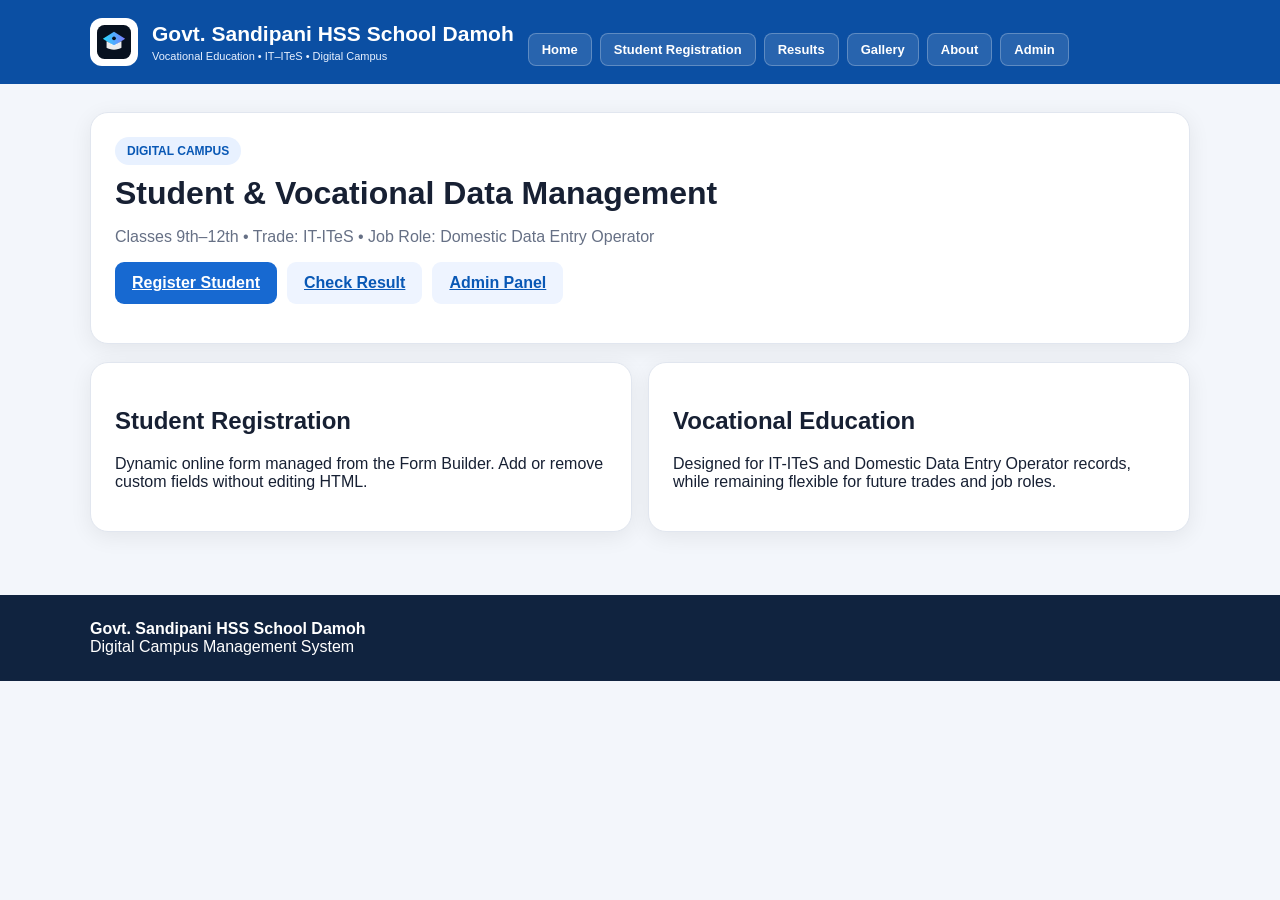
<file: index.html>
<!doctype html><html lang="en"><head><meta charset="utf-8"><meta name="viewport" content="width=device-width,initial-scale=1"><title>Govt. Sandipani HSS School Damoh | Digital Campus & Vocational Education</title><link rel="stylesheet" href="css/style.css"><meta name="description" content="Govt. Sandipani HSS School Damoh digital campus for vocational education, IT-ITeS, student registration, results, gallery and digital student records.">
<meta name="robots" content="index, follow">
<link rel="canonical" href="https://pooran-raikwar.github.io/Sandipani-damoh/">
<meta property="og:type" content="website">
<meta property="og:title" content="Govt. Sandipani HSS School Damoh | Digital Campus & Vocational Education">
<meta property="og:description" content="Govt. Sandipani HSS School Damoh digital campus for vocational education, IT-ITeS, student registration, results, gallery and digital student records.">
<meta property="og:url" content="https://pooran-raikwar.github.io/Sandipani-damoh/">
<meta property="og:site_name" content="Govt. Sandipani HSS School Damoh">
<script type="application/ld+json">
{
  "@context":"https://schema.org",
  "@type":"School",
  "name":"Govt. Sandipani HSS School Damoh",
  "url":"https://pooran-raikwar.github.io/Sandipani-damoh/",
  "description":"Govt. Sandipani HSS School Damoh digital campus for vocational education, IT-ITeS, student registration and results.",
  "address":{"@type":"PostalAddress","addressLocality":"Damoh","addressRegion":"Madhya Pradesh","addressCountry":"IN"}
}
</script>
</head><body><header class="top"><div class="top-inner"><img class="logo" src="images/campus-mark.svg"><div><div class="school-name" data-school-name>Govt. Sandipani HSS School Damoh</div><div class="school-sub">Vocational Education • IT–ITeS • Digital Campus</div></div><nav class="nav"><a href="index.html">Home</a><a href="student-registration.html">Student Registration</a><a href="results.html">Results</a><a href="gallery.html">Gallery</a><a href="about.html">About</a><a href="admin.html">Admin</a></nav></div></header><main class="main"><div class="container"><div class="card hero"><span class="badge">DIGITAL CAMPUS</span><h1>Student & Vocational Data Management</h1><p>Classes 9th–12th • Trade: IT-ITeS • Job Role: Domestic Data Entry Operator</p><div class="toolbar"><a class="btn primary" href="student-registration.html">Register Student</a><a class="btn secondary" href="results.html">Check Result</a><a class="btn secondary" href="admin.html">Admin Panel</a></div></div><div class="grid"><div class="card"><h2>Student Registration</h2><p>Dynamic online form managed from the Form Builder. Add or remove custom fields without editing HTML.</p></div><div class="card"><h2>Vocational Education</h2><p>Designed for IT-ITeS and Domestic Data Entry Operator records, while remaining flexible for future trades and job roles.</p></div></div></div></main><footer class="footer"><div class="container"><b>Govt. Sandipani HSS School Damoh</b><br>Digital Campus Management System</div></footer></body></html>
</file>
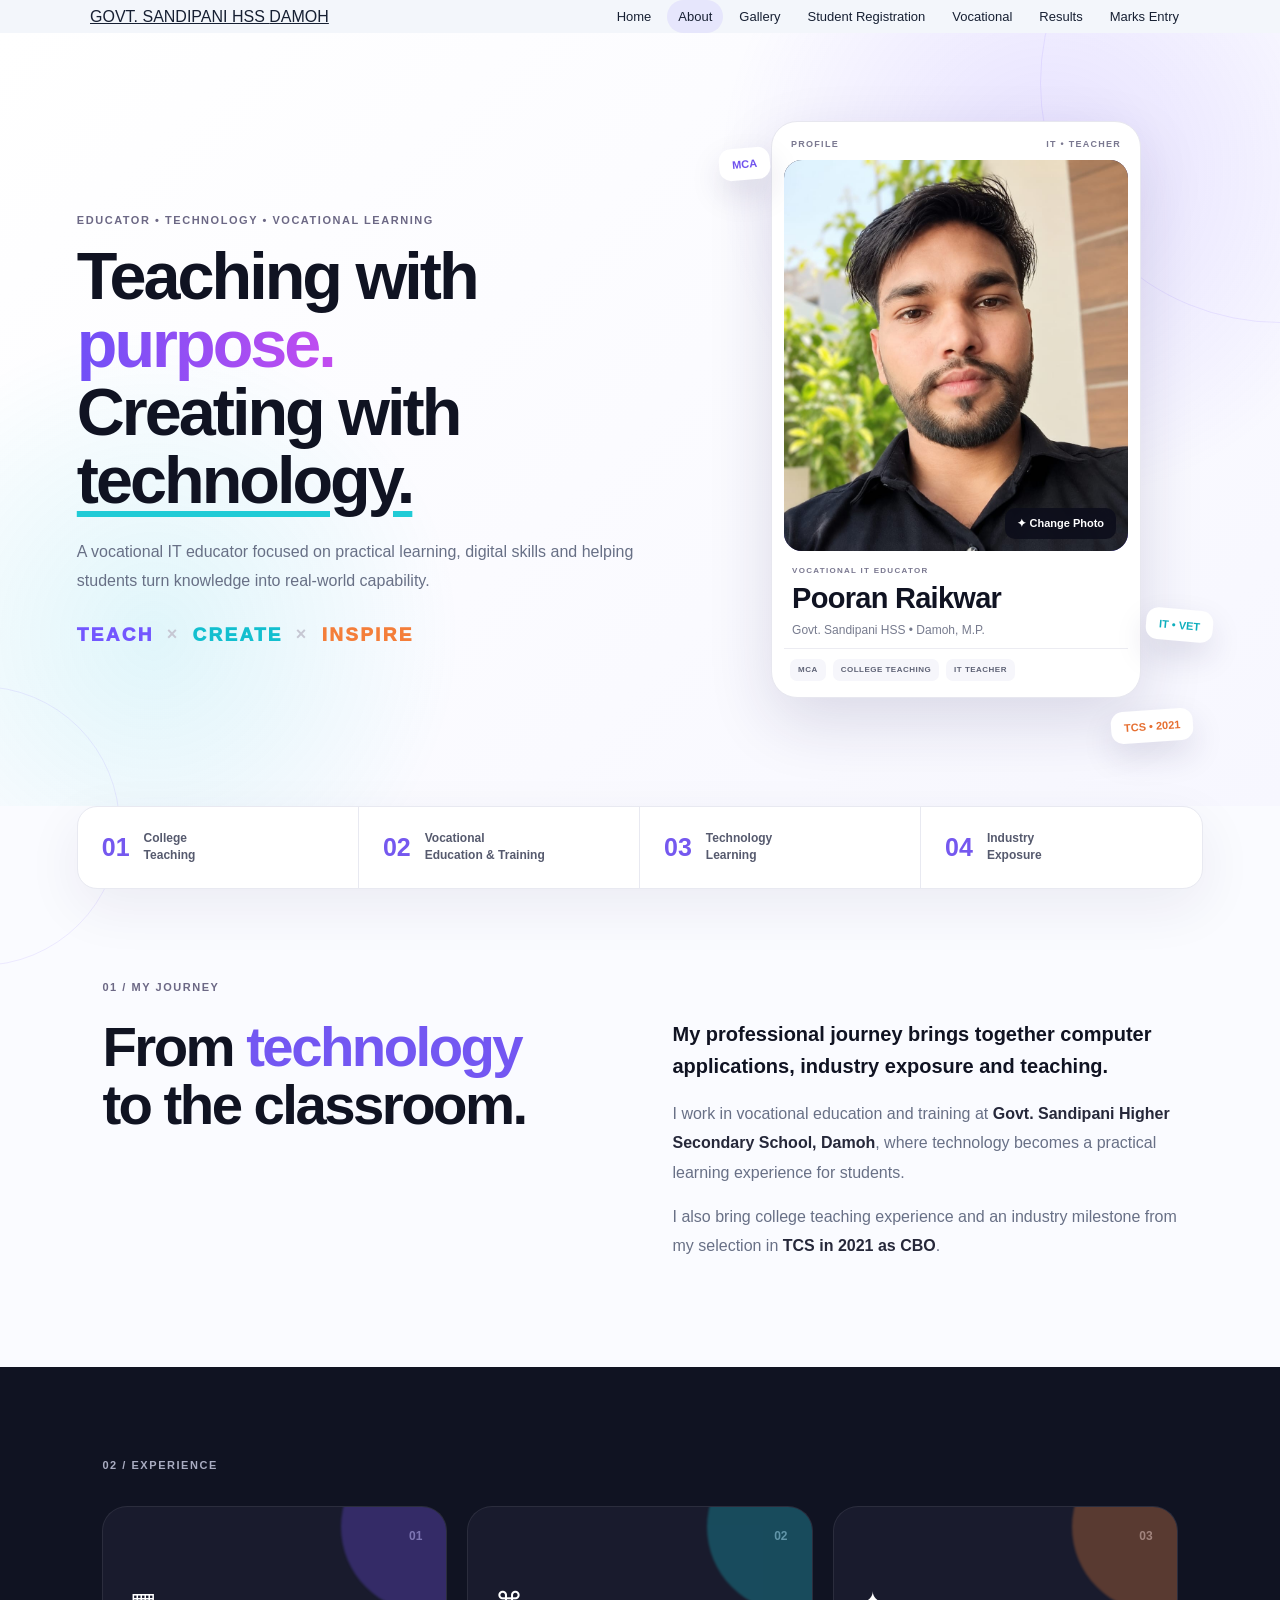
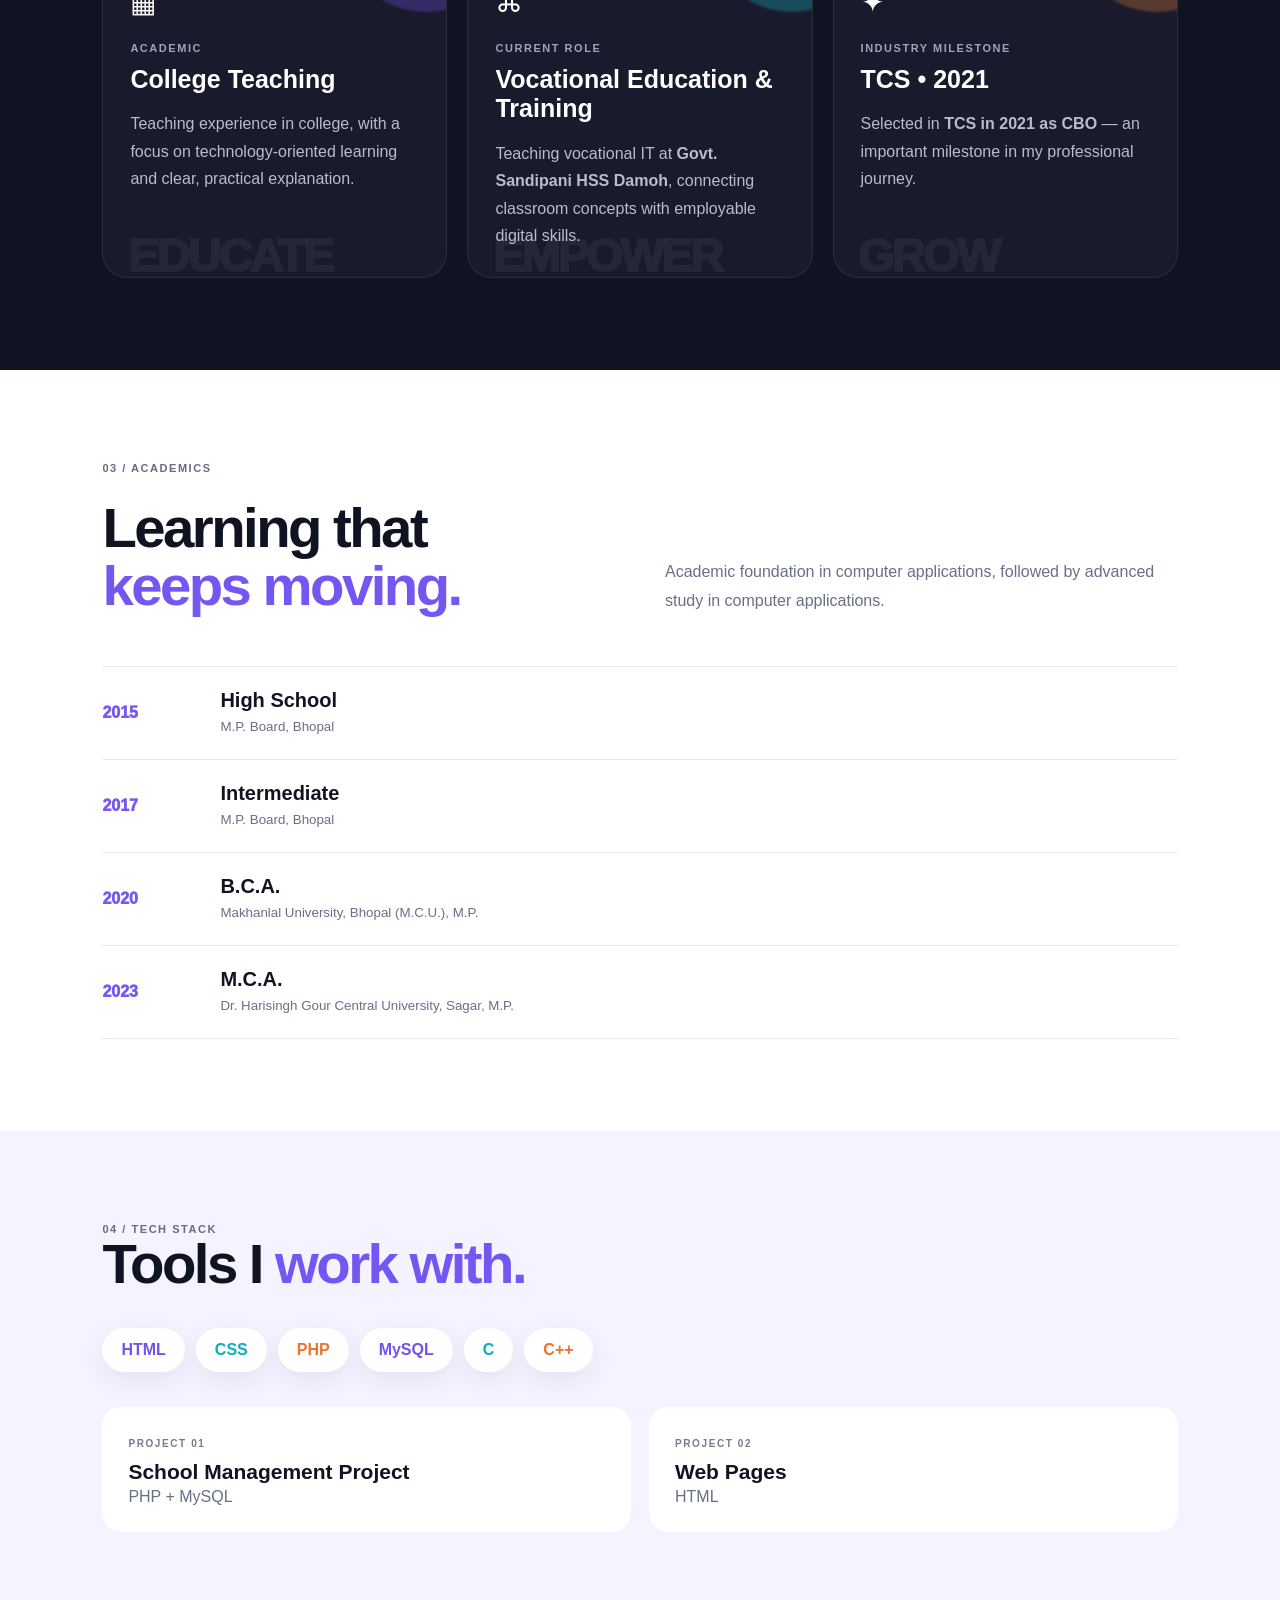
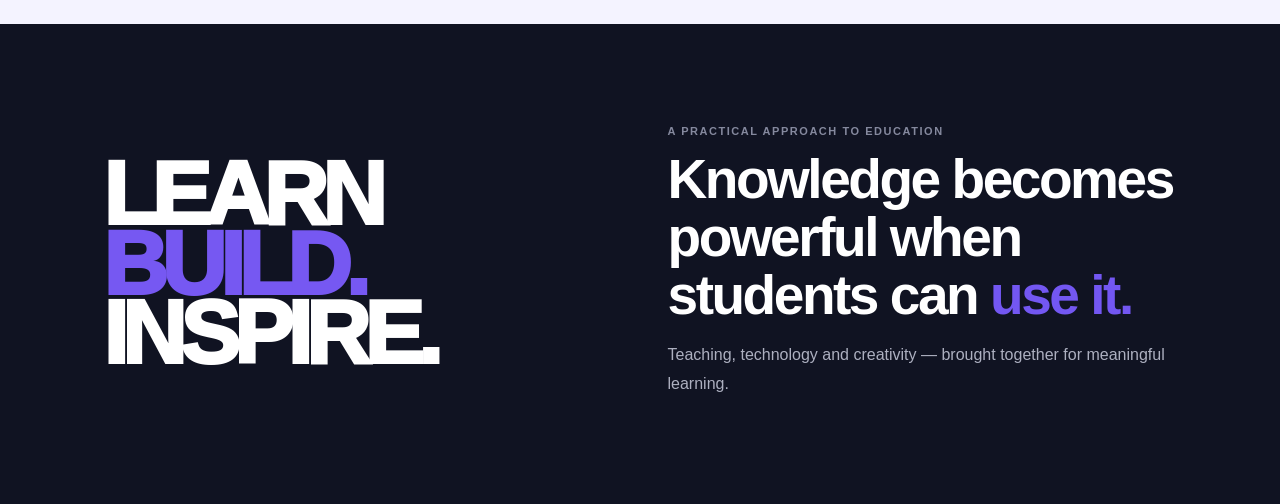
<file: about.html>
<!DOCTYPE html>
<html lang="en">
<head>
<meta charset="UTF-8">
<meta name="viewport" content="width=device-width,initial-scale=1.0">
<title>About Govt. Sandipani HSS School Damoh | Vocational IT Education</title>
<link rel="stylesheet" href="css/style.css">
<link rel="stylesheet" href="css/about-safe.css">
<meta name="description" content="Learn about Govt. Sandipani HSS School Damoh, vocational IT education, digital learning and practical technology-focused teaching.">
<meta name="robots" content="index, follow">
<link rel="canonical" href="https://pooran-raikwar.github.io/Sandipani-damoh/about.html">
<meta property="og:type" content="website">
<meta property="og:title" content="About Govt. Sandipani HSS School Damoh | Vocational IT Education">
<meta property="og:description" content="Learn about Govt. Sandipani HSS School Damoh, vocational IT education, digital learning and practical technology-focused teaching.">
<meta property="og:url" content="https://pooran-raikwar.github.io/Sandipani-damoh/about.html">
<meta property="og:site_name" content="Govt. Sandipani HSS School Damoh">
</head>
<body>
<header class="site-header">
  <div class="container nav-wrap">
    <a class="brand" href="index.html">GOVT. SANDIPANI HSS <span>DAMOH</span></a>
    <nav class="about-nav">
      <a href="index.html">Home</a>
      <a class="active" href="about.html">About</a>
      <a href="gallery.html">Gallery</a>
      <a href="student-registration.html">Student Registration</a>
      <a href="vocational.html">Vocational</a>
      <a href="results.html">Results</a>
      <a href="marks-entry.html">Marks Entry</a>
    </nav>
  </div>
</header>

<main class="about-page">
  <section class="about-hero">
    <div class="hero-orbit orbit-a"></div><div class="hero-orbit orbit-b"></div>
    <div class="hero-copy">
      <p class="kicker">EDUCATOR • TECHNOLOGY • VOCATIONAL LEARNING</p>
      <h1>Teaching with <span>purpose.</span><br>Creating with <em>technology.</em></h1>
      <p class="hero-text">A vocational IT educator focused on practical learning, digital skills and helping students turn knowledge into real-world capability.</p>
      <div class="word-art" aria-label="Teach Create Inspire">
        <span>TEACH</span><b>×</b><span>CREATE</span><b>×</b><span>INSPIRE</span>
      </div>
    </div>

    <div class="profile-stage">
      <div class="profile-frame">
        <div class="profile-card-top">
          <span>PROFILE</span>
          <span>IT • TEACHER</span>
        </div>
        <div class="profile-photo-wrap">
          <img id="profilePhoto" src="images/teacher-profile.jpg" alt="Pooran Raikwar" onerror="this.style.display='none';document.getElementById('photoFallback').style.display='grid'">
          <div id="photoFallback" class="photo-fallback">PR</div>
          <label class="photo-edit" for="photoInput" title="Change photo">✦ Change Photo</label>
          <input id="photoInput" type="file" accept="image/*" hidden>
        </div>
        <div class="profile-name">
          <small>VOCATIONAL IT EDUCATOR</small>
          <h2>Pooran Raikwar</h2>
          <p>Govt. Sandipani HSS • Damoh, M.P.</p>
        </div>
        <div class="profile-card-bottom">
          <span>MCA</span><span>COLLEGE TEACHING</span><span>IT TEACHER</span>
        </div>
      </div>
      <div class="floating-chip chip-one">MCA</div>
      <div class="floating-chip chip-two">IT • VET</div>
      <div class="floating-chip chip-three">TCS • 2021</div>
    </div>
  </section>

  <section class="experience-strip">
    <div><strong>01</strong><span>College<br>Teaching</span></div>
    <div><strong>02</strong><span>Vocational<br>Education & Training</span></div>
    <div><strong>03</strong><span>Technology<br>Learning</span></div>
    <div><strong>04</strong><span>Industry<br>Exposure</span></div>
  </section>

  <section class="content-section">
    <div class="section-label">01 / MY JOURNEY</div>
    <div class="two-col">
      <div>
        <h2>From <span>technology</span><br>to the classroom.</h2>
      </div>
      <div>
        <p class="lead">My professional journey brings together computer applications, industry exposure and teaching.</p>
        <p>I work in vocational education and training at <strong>Govt. Sandipani Higher Secondary School, Damoh</strong>, where technology becomes a practical learning experience for students.</p>
        <p>I also bring college teaching experience and an industry milestone from my selection in <strong>TCS in 2021 as CBO</strong>.</p>
      </div>
    </div>
  </section>

  <section class="experience-cards content-section">
    <div class="section-label">02 / EXPERIENCE</div>
    <div class="cards-grid">
      <article class="experience-card accent-purple">
        <span class="card-number">01</span>
        <div class="icon">▦</div>
        <p class="eyebrow">ACADEMIC</p>
        <h3>College Teaching</h3>
        <p>Teaching experience in college, with a focus on technology-oriented learning and clear, practical explanation.</p>
        <div class="card-word">EDUCATE</div>
      </article>
      <article class="experience-card accent-cyan">
        <span class="card-number">02</span>
        <div class="icon">⌘</div>
        <p class="eyebrow">CURRENT ROLE</p>
        <h3>Vocational Education & Training</h3>
        <p>Teaching vocational IT at <strong>Govt. Sandipani HSS Damoh</strong>, connecting classroom concepts with employable digital skills.</p>
        <div class="card-word">EMPOWER</div>
      </article>
      <article class="experience-card accent-orange">
        <span class="card-number">03</span>
        <div class="icon">✦</div>
        <p class="eyebrow">INDUSTRY MILESTONE</p>
        <h3>TCS • 2021</h3>
        <p>Selected in <strong>TCS in 2021 as CBO</strong> — an important milestone in my professional journey.</p>
        <div class="card-word">GROW</div>
      </article>
    </div>
  </section>

  <section class="education content-section">
    <div class="section-label">03 / ACADEMICS</div>
    <div class="edu-head">
      <h2>Learning that<br><span>keeps moving.</span></h2>
      <p>Academic foundation in computer applications, followed by advanced study in computer applications.</p>
    </div>
    <div class="edu-timeline">
      <div class="edu-item"><span>2015</span><div><b>High School</b><small>M.P. Board, Bhopal</small></div></div>
      <div class="edu-item"><span>2017</span><div><b>Intermediate</b><small>M.P. Board, Bhopal</small></div></div>
      <div class="edu-item"><span>2020</span><div><b>B.C.A.</b><small>Makhanlal University, Bhopal (M.C.U.), M.P.</small></div></div>
      <div class="edu-item"><span>2023</span><div><b>M.C.A.</b><small>Dr. Harisingh Gour Central University, Sagar, M.P.</small></div></div>
    </div>
  </section>

  <section class="skills content-section">
    <div class="section-label">04 / TECH STACK</div>
    <h2>Tools I <span>work with.</span></h2>
    <div class="skill-cloud">
      <span>HTML</span><span>CSS</span><span>PHP</span><span>MySQL</span><span>C</span><span>C++</span>
    </div>
    <div class="project-row">
      <div><small>PROJECT 01</small><h3>School Management Project</h3><p>PHP + MySQL</p></div>
      <div><small>PROJECT 02</small><h3>Web Pages</h3><p>HTML</p></div>
    </div>
  </section>

  <section class="closing">
    <div class="closing-art">LEARN<br><span>BUILD.</span><br>INSPIRE.</div>
    <div class="closing-copy">
      <p class="kicker">A PRACTICAL APPROACH TO EDUCATION</p>
      <h2>Knowledge becomes powerful when students can <span>use it.</span></h2>
      <p>Teaching, technology and creativity — brought together for meaningful learning.</p>
    </div>
  </section>
</main>

<script>
(function(){
  const input=document.getElementById('photoInput');
  const img=document.getElementById('profilePhoto');
  const fallback=document.getElementById('photoFallback');
  input.addEventListener('change',function(){
    const file=this.files && this.files[0];
    if(!file) return;
    const reader=new FileReader();
    reader.onload=e=>{
      img.src=e.target.result;
      img.style.display='block';
      fallback.style.display='none';
    };
    reader.readAsDataURL(file);
  });
})();
</script>
</body>
</html>
</file>
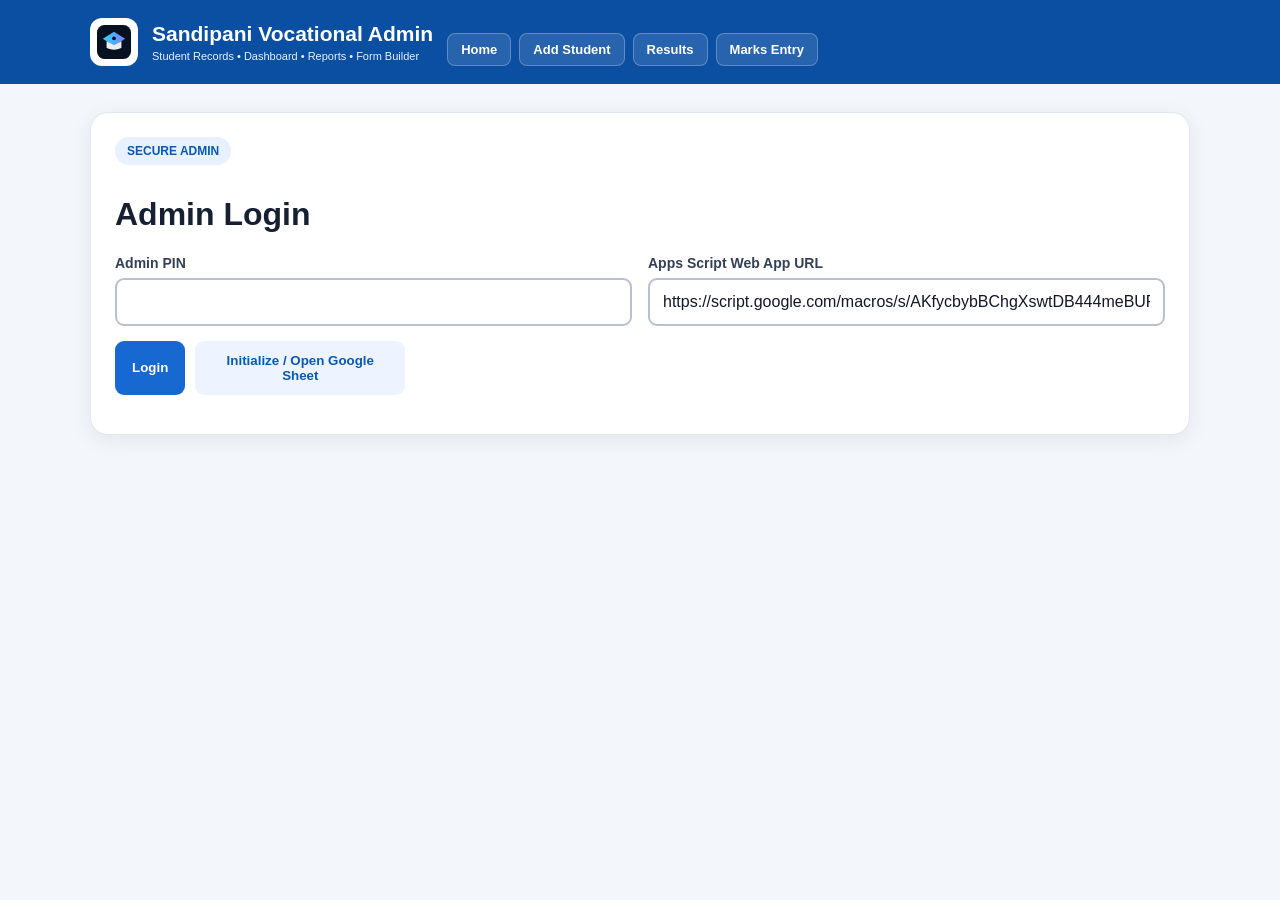
<file: admin.html>
<!doctype html><html lang="en"><head><meta charset="utf-8"><meta name="viewport" content="width=device-width,initial-scale=1"><title>Admin Dashboard | Sandipani Digital Campus</title><link rel="stylesheet" href="css/style.css"><meta name="description" content="Administrative dashboard for student records, reports, form builder and result management.">
<meta name="robots" content="noindex, nofollow">
<link rel="canonical" href="https://pooran-raikwar.github.io/Sandipani-damoh/admin.html">
<meta property="og:type" content="website">
<meta property="og:title" content="Admin Dashboard | Sandipani Digital Campus">
<meta property="og:description" content="Administrative dashboard for student records, reports, form builder and result management.">
<meta property="og:url" content="https://pooran-raikwar.github.io/Sandipani-damoh/admin.html">
<meta property="og:site_name" content="Govt. Sandipani HSS School Damoh">
</head><body><header class="top"><div class="top-inner"><img class="logo" src="images/campus-mark.svg"><div><div class="school-name">Sandipani Vocational Admin</div><div class="school-sub">Student Records • Dashboard • Reports • Form Builder</div></div><nav class="nav"><a href="index.html">Home</a><a href="student-registration.html">Add Student</a><a href="results.html">Results</a><a href="marks-entry.html">Marks Entry</a></nav></div></header><main class="main"><div class="container"><div id="loginCard" class="card"><span class="badge">SECURE ADMIN</span><h1>Admin Login</h1><div class="grid"><div class="field"><label>Admin PIN</label><input id="adminPin" type="password" inputmode="numeric"></div><div class="field"><label>Apps Script Web App URL</label><input id="apiUrl" readonly></div></div><div class="toolbar" style="margin-top:15px"><button class="btn primary" onclick="adminLogin()">Login</button><button class="btn secondary" onclick="setupInfo()">Initialize / Open Google Sheet</button></div><div id="setupInfo" class="setup"></div><div id="adminMessage" class="message"></div></div>
<div id="adminPanel" class="hidden"><div class="toolbar"><a class="btn primary" href="student-registration.html">+ Add Student</a><a class="btn secondary" href="marks-entry.html">📝 Marks Entry</a><button class="btn secondary" onclick="refreshAll()">Refresh</button><button class="btn danger" onclick="logout()">Logout</button></div>
<div class="stats"><div class="stat"><small>Filtered Total Students</small><b id="statStudents">0</b></div><div class="stat"><small>Deleted Records</small><b id="statDeleted">0</b></div><div class="stat"><small>Active Form Fields</small><b id="statFields">0</b></div><div class="stat"><small>System</small><b>Google Sheet</b></div></div>
<div class="card dashboard-card"><h2>Student Summary</h2><div class="mini-cards"><div><small>9th</small><b id="c9">0</b></div><div><small>10th</small><b id="c10">0</b></div><div><small>11th</small><b id="c11">0</b></div><div><small>12th</small><b id="c12">0</b></div></div><h3>Gender Summary</h3><div class="mini-cards"><div><small>Male</small><b id="gMale">0</b></div><div><small>Female</small><b id="gFemale">0</b></div><div><small>Other</small><b id="gOther">0</b></div></div><h3>IT Taken in Place of Language</h3><div class="mini-cards"><div><small>IT in Hindi</small><b id="itHindi">0</b></div><div><small>IT in English</small><b id="itEnglish">0</b></div><div><small>IT in Hindi & English</small><b id="itBoth">0</b></div></div><h3>Additional Subject / Language Status</h3><div class="mini-cards six"><div><small>Additional Hindi</small><b id="aHindi">0</b></div><div><small>Additional English</small><b id="aEnglish">0</b></div><div><small>Additional Mathematics</small><b id="aMath">0</b></div><div><small>Additional Biology</small><b id="aBio">0</b></div><div><small>Skipped Hindi</small><b id="aSkipHindi">0</b></div><div><small>Skipped English</small><b id="aSkipEnglish">0</b></div></div><h3>Class 11th–12th Stream Summary</h3><div class="mini-cards"><div><small>Mathematics</small><b id="sMath">0</b></div><div><small>Biology</small><b id="sBio">0</b></div><div><small>Arts</small><b id="sArts">0</b></div><div><small>Commerce</small><b id="sCommerce">0</b></div></div><h3>Job Role Summary</h3><div class="mini-cards"><div><small>Domestic Data Entry Operator</small><b id="jDDEO">0</b></div><div><small>Web Developer</small><b id="jWeb">0</b></div></div></div>
<div class="card"><div class="tabs"><button class="tab active" data-tab="students" onclick="showTab('students')">Student Records</button><button class="tab" data-tab="settings" onclick="showTab('settings')">Form Builder & Settings</button><button class="tab" data-tab="deleted" onclick="showTab('deleted')">Deleted / Restore</button></div>
<div id="panel-students" class="panel"><div class="toolbar"><select id="fYear"><option value="">All Academic Years</option></select><select id="fClass"><option value="">All Classes</option><option>9th</option><option>10th</option><option>11th</option><option>12th</option></select><select id="fSection"><option value="">All Sections</option></select><select id="fGender"><option value="">All Gender</option><option>Male</option><option>Female</option><option>Other</option></select><select id="fStream"><option value="">All Streams</option><option>Mathematics</option><option>Biology</option><option>Arts</option><option>Commerce</option></select><select id="fIT"><option value="">All IT Replacement</option><option>None</option><option>Sanskrit</option><option>Hindi</option><option>English</option><option>Hindi & English</option></select><input id="studentSearch" placeholder="Search Name / Father's Name / Samagra ID / Mobile"></div><div class="toolbar"><button class="btn secondary" onclick="applyFilters()">Apply Filters</button><button class="btn secondary" onclick="clearFilters()">Clear</button><button class="btn secondary" onclick="exportExcel()">Export to Excel</button><button class="btn secondary" onclick="exportCSV()">Export CSV</button><button class="btn secondary" onclick="printReport()">Print Report</button><span id="studentCount"></span></div><div class="table-wrap"><table class="admin-table"><thead><tr><th>Sr.</th><th>Academic Year</th><th>Class</th><th>Section</th><th>Roll No.</th><th>Student Name</th><th>Father's Name</th><th>Medium</th><th>Gender</th><th>Mobile</th><th>Samagra ID</th><th>Trade</th><th>Job Role</th><th>Stream</th><th>IT Replacement</th><th>Additional Subject</th><th>Actions</th></tr></thead><tbody id="studentRows"></tbody></table></div></div>
<div id="panel-settings" class="panel hidden"><div class="notice">Core vocational fields are protected. You can add custom fields, edit custom fields, set Required/Optional, class visibility and enable/disable status. Academic years and sections can also be expanded here.</div><div class="card"><h3>Academic Years & Sections</h3><div class="grid"><div class="field"><label>Academic Years (comma separated)</label><textarea id="cfgYears"></textarea></div><div class="field"><label>Sections (comma separated)</label><textarea id="cfgSections"></textarea></div></div><button class="btn primary" onclick="saveConfig()">Save Years / Sections</button></div><div class="toolbar"><button class="btn secondary" onclick="addField()">+ Add Custom Field</button><button class="btn primary" onclick="saveSettings()">Save Form Builder</button></div><div id="builder"></div></div>
<div id="panel-deleted" class="panel hidden"><div class="table-wrap"><table class="admin-table"><thead><tr><th>Deleted At</th><th>Type</th><th>Action</th></tr></thead><tbody id="deletedRows"></tbody></table></div></div></div><div id="adminMessage" class="message"></div></div></div></main><div id="modal-root"></div><script src="js/config.js"></script><script src="js/api.js"></script><script src="js/admin.js"></script><style>.dashboard-card h2{margin-top:0}.dashboard-card h3{margin:22px 0 10px}.mini-cards{display:grid;grid-template-columns:repeat(4,1fr);gap:10px}.mini-cards.six{grid-template-columns:repeat(6,1fr)}.mini-cards>div{background:#f7f9fc;border:1px solid #e1e6ef;border-radius:10px;padding:12px}.mini-cards small{display:block;color:#667085}.mini-cards b{font-size:22px}.modal{position:fixed;inset:0;background:rgba(15,23,42,.55);display:flex;align-items:center;justify-content:center;padding:15px;z-index:9999}.modal-card{background:#fff;width:min(900px,100%);max-height:90vh;overflow:auto;border-radius:16px;padding:20px}.modal-head{display:flex;justify-content:space-between;align-items:center}.modal-head h2{margin:0}.modal-actions{text-align:right;margin-top:18px;display:flex;gap:8px;justify-content:flex-end}.detail-grid{display:grid;grid-template-columns:repeat(2,1fr);gap:10px}.detail-grid>div{background:#f8fafc;border:1px solid #e4e7ec;padding:10px;border-radius:9px}.detail-grid small,.detail-grid b{display:block}.detail-grid small{color:#667085;margin-bottom:4px}@media(max-width:800px){.mini-cards,.mini-cards.six{grid-template-columns:repeat(2,1fr)}.detail-grid{grid-template-columns:1fr}.admin-table{font-size:12px}}</style></body></html>
</file>
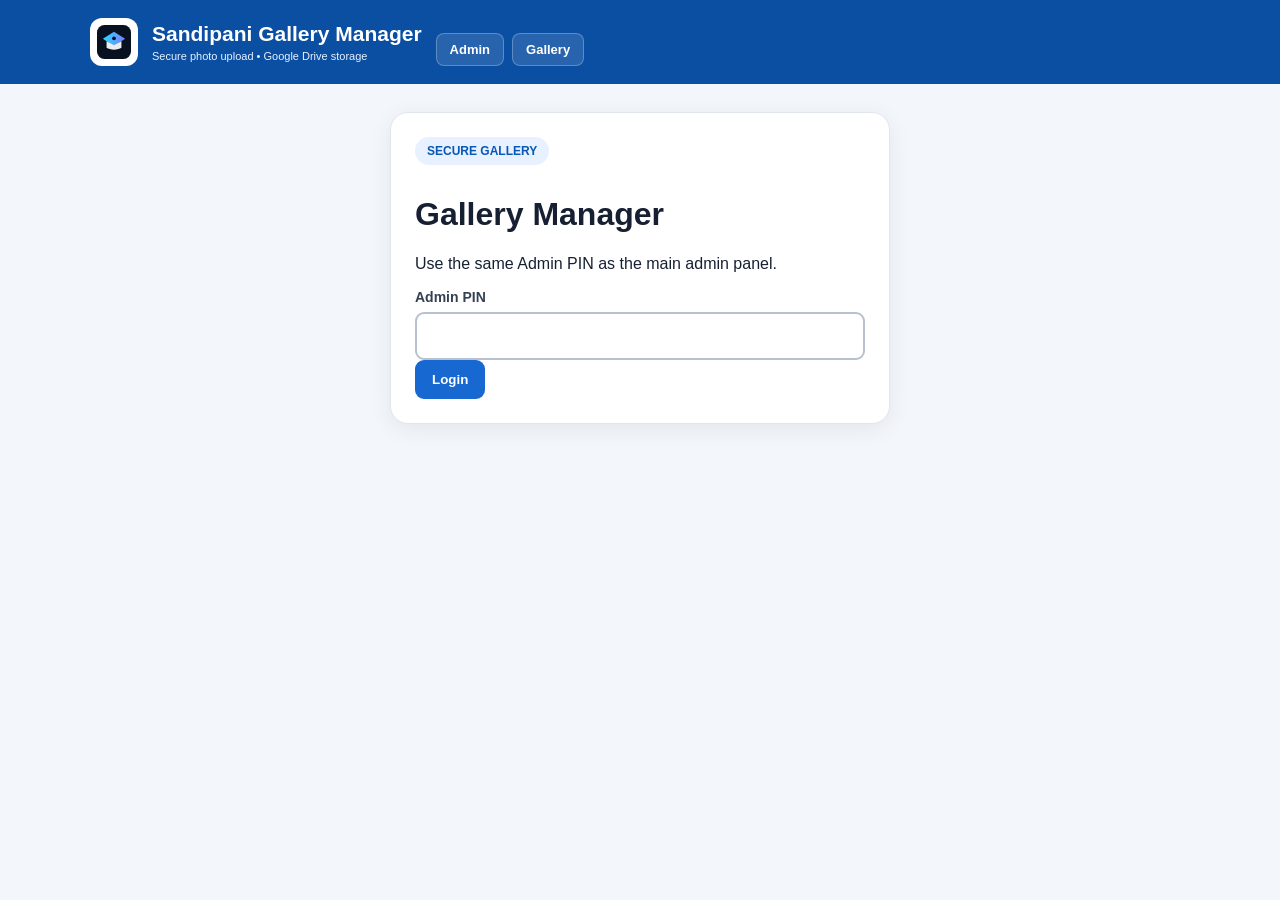
<file: gallery-manager.html>
<!doctype html><html lang="en"><head><meta charset="utf-8"><meta name="viewport" content="width=device-width,initial-scale=1"><title>Gallery Manager | Sandipani Digital Campus</title><link rel="stylesheet" href="css/style.css"><link rel="stylesheet" href="css/gallery.css"><meta name="description" content="Administrative gallery management page for Sandipani Digital Campus.">
<meta name="robots" content="noindex, nofollow">
<link rel="canonical" href="https://pooran-raikwar.github.io/Sandipani-damoh/gallery-manager.html">
<meta property="og:type" content="website">
<meta property="og:title" content="Gallery Manager | Sandipani Digital Campus">
<meta property="og:description" content="Administrative gallery management page for Sandipani Digital Campus.">
<meta property="og:url" content="https://pooran-raikwar.github.io/Sandipani-damoh/gallery-manager.html">
<meta property="og:site_name" content="Govt. Sandipani HSS School Damoh">
</head><body class="gallery-manager"><header class="top"><div class="top-inner"><img class="logo" src="images/campus-mark.svg"><div><div class="school-name">Sandipani Gallery Manager</div><div class="school-sub">Secure photo upload • Google Drive storage</div></div><nav class="nav"><a href="admin.html">Admin</a><a href="gallery.html">Gallery</a></nav></div></header><main class="main"><div class="container"><div id="login" class="card manager-login"><span class="badge">SECURE GALLERY</span><h1>Gallery Manager</h1><p>Use the same Admin PIN as the main admin panel.</p><div class="field"><label>Admin PIN</label><input id="pin" type="password" inputmode="numeric"></div><button class="btn primary" id="loginBtn">Login</button><div id="loginMsg" class="message"></div></div><div id="panel" class="hidden"><div class="card"><div class="manager-head"><div><span class="badge">CONTENT MANAGEMENT</span><h1>Upload Gallery Photo</h1><p>Photos are stored in Google Drive section-wise.</p></div><a class="btn secondary" href="gallery.html">View Gallery</a></div><div class="manager-grid"><div><div class="field"><label>Gallery Section</label><select id="category"><option value="guest">Guest Lectures Photos</option><option value="industrial">Industrial Visit Photos</option><option value="classroom">Class Room Teaching</option><option value="activities">Student Activities</option></select></div><div class="field"><label>Photo Title</label><input id="title" placeholder="e.g. Guest Lecture by Industry Expert"></div><div class="field"><label>Select Image</label><input id="file" type="file" accept="image/*"></div><button class="btn primary" id="uploadBtn">Upload Photo</button><div id="status" class="message"></div></div><div><img id="preview" class="manager-preview hidden" alt="Preview"></div></div></div><div class="card"><h2>Uploaded Photos</h2><div id="list" class="manager-list"></div></div></div></div></main><script src="js/config.js"></script><script src="js/gallery-manager.js"></script></body></html>
</file>
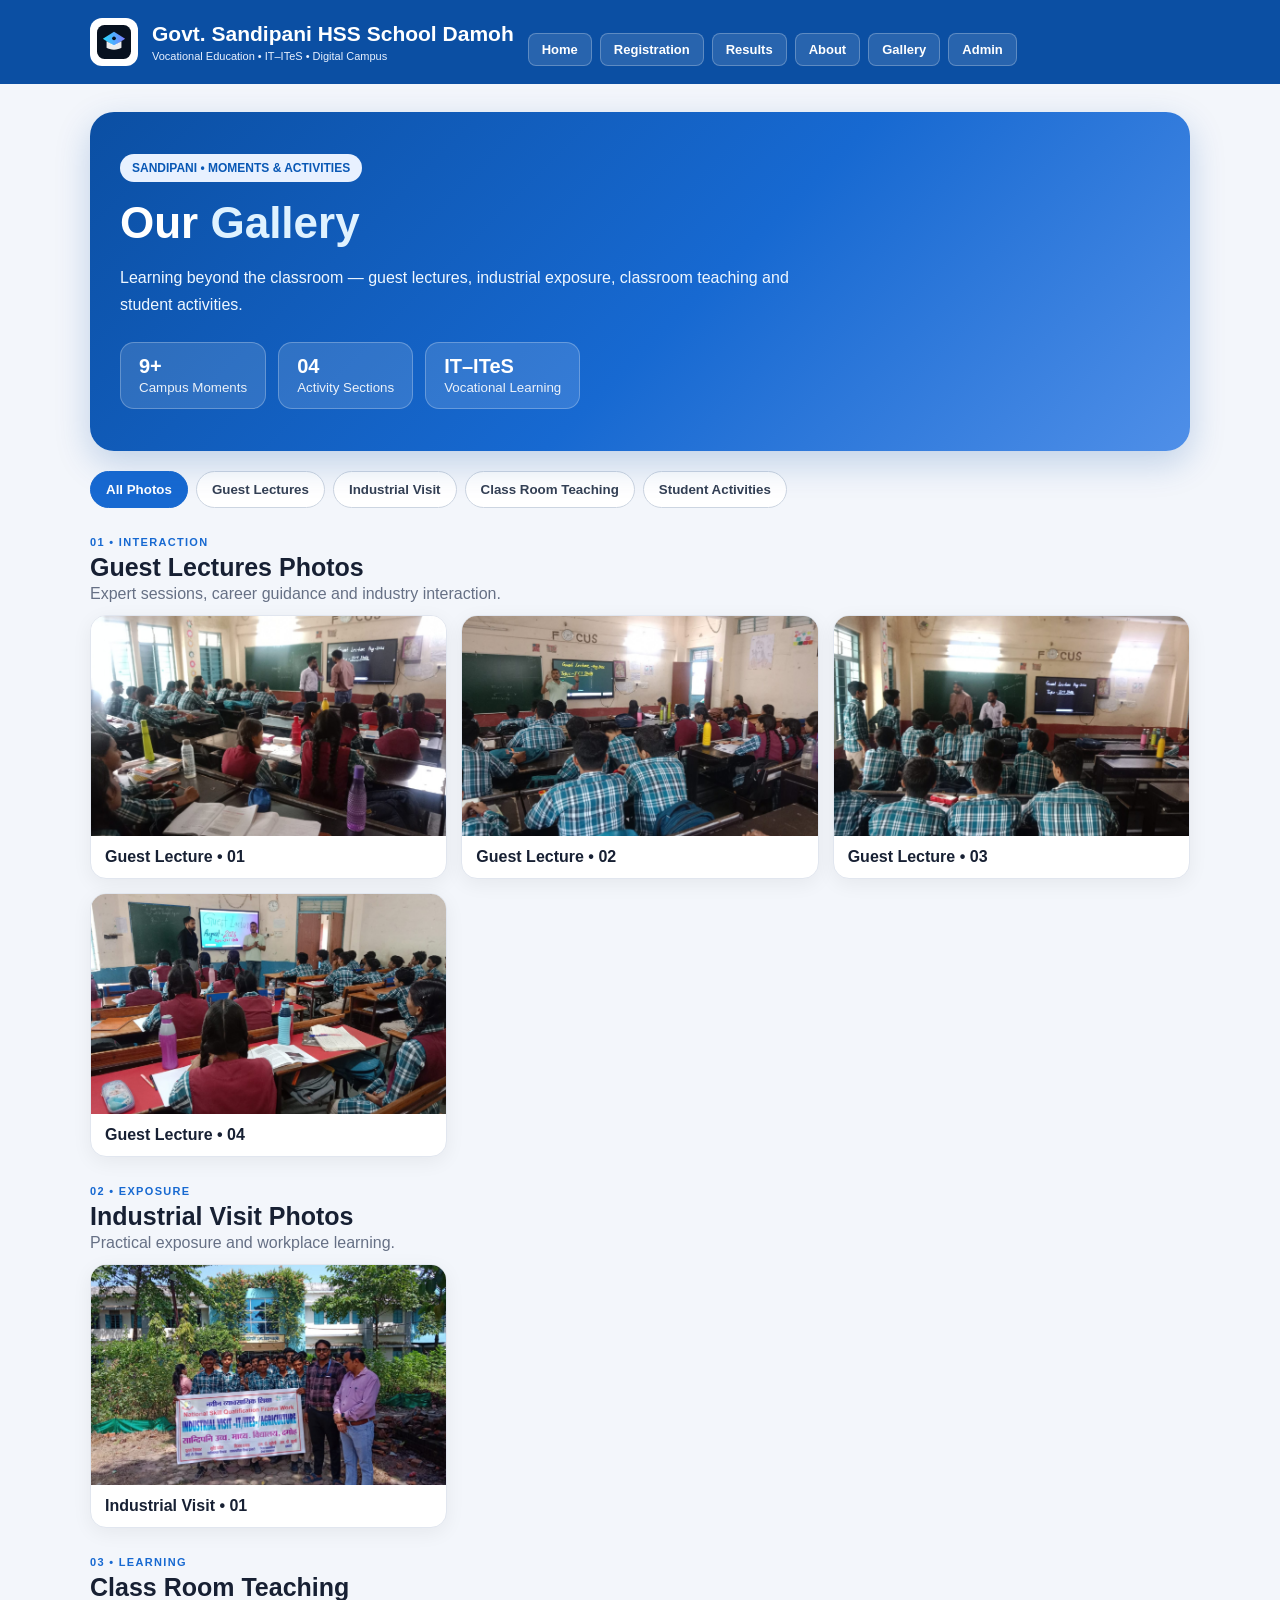
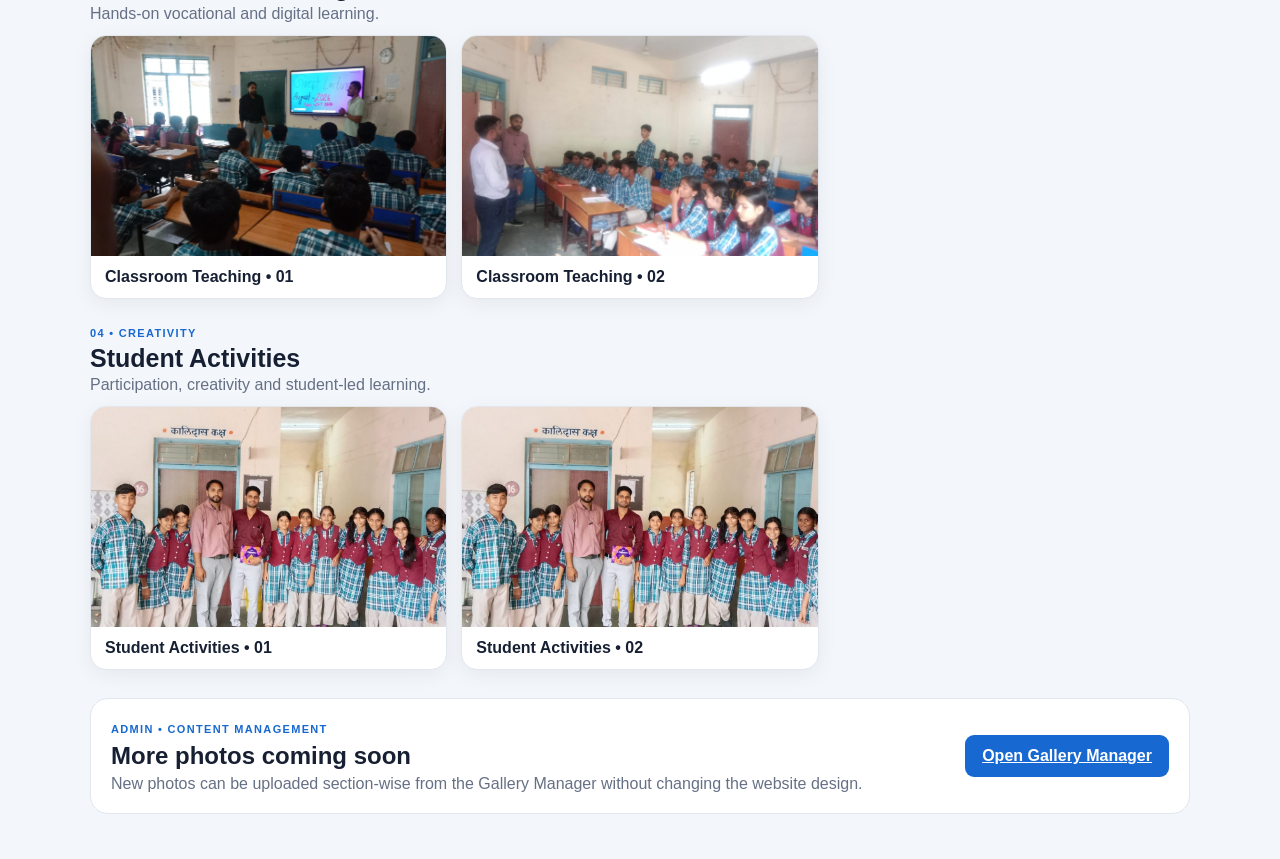
<file: gallery.html>
<!doctype html>
<html lang="en"><head><meta charset="utf-8"><meta name="viewport" content="width=device-width,initial-scale=1"><title>Gallery | Govt. Sandipani HSS School Damoh</title><link rel="stylesheet" href="css/style.css"><link rel="stylesheet" href="css/gallery.css"><meta name="description" content="Explore campus moments, guest lectures, industrial visits, classroom teaching and student activities at Govt. Sandipani HSS School Damoh.">
<meta name="robots" content="index, follow">
<link rel="canonical" href="https://pooran-raikwar.github.io/Sandipani-damoh/gallery.html">
<meta property="og:type" content="website">
<meta property="og:title" content="Gallery | Govt. Sandipani HSS School Damoh">
<meta property="og:description" content="Explore campus moments, guest lectures, industrial visits, classroom teaching and student activities at Govt. Sandipani HSS School Damoh.">
<meta property="og:url" content="https://pooran-raikwar.github.io/Sandipani-damoh/gallery.html">
<meta property="og:site_name" content="Govt. Sandipani HSS School Damoh">
</head><body>
<header class="top"><div class="top-inner"><img class="logo" src="images/campus-mark.svg"><div><div class="school-name">Govt. Sandipani HSS School Damoh</div><div class="school-sub">Vocational Education • IT–ITeS • Digital Campus</div></div><nav class="nav"><a href="index.html">Home</a><a href="student-registration.html">Registration</a><a href="results.html">Results</a><a href="about.html">About</a><a class="active" href="gallery.html">Gallery</a><a href="admin.html">Admin</a></nav></div></header>
<main class="main gallery-page"><div class="container">
<section class="gallery-hero"><span class="badge">SANDIPANI • MOMENTS & ACTIVITIES</span><h1>Our <span>Gallery</span></h1><p>Learning beyond the classroom — guest lectures, industrial exposure, classroom teaching and student activities.</p><div class="gallery-stats"><div><b id="photoCount">10+</b><small>Campus Moments</small></div><div><b>04</b><small>Activity Sections</small></div><div><b>IT–ITeS</b><small>Vocational Learning</small></div></div></section>
<div class="gallery-tabs"><button class="gallery-tab active" data-filter="all">All Photos</button><button class="gallery-tab" data-filter="guest">Guest Lectures</button><button class="gallery-tab" data-filter="industrial">Industrial Visit</button><button class="gallery-tab" data-filter="classroom">Class Room Teaching</button><button class="gallery-tab" data-filter="activities">Student Activities</button></div>
<div id="dynamicGallery"><div class="gallery-loading">Loading gallery…</div></div>
<section class="upload-panel"><div><span class="eyebrow">ADMIN • CONTENT MANAGEMENT</span><h2>More photos coming soon</h2><p>New photos can be uploaded section-wise from the Gallery Manager without changing the website design.</p></div><a class="btn primary" href="gallery-manager.html">Open Gallery Manager</a></section>
</div></main>
<div class="lightbox" id="lightbox"><button class="lightbox-close" aria-label="Close">×</button><img id="lightboxImg" alt=""><div id="lightboxCaption"></div></div>
<script src="js/config.js"></script><script src="js/gallery.js"></script></body></html>
</file>
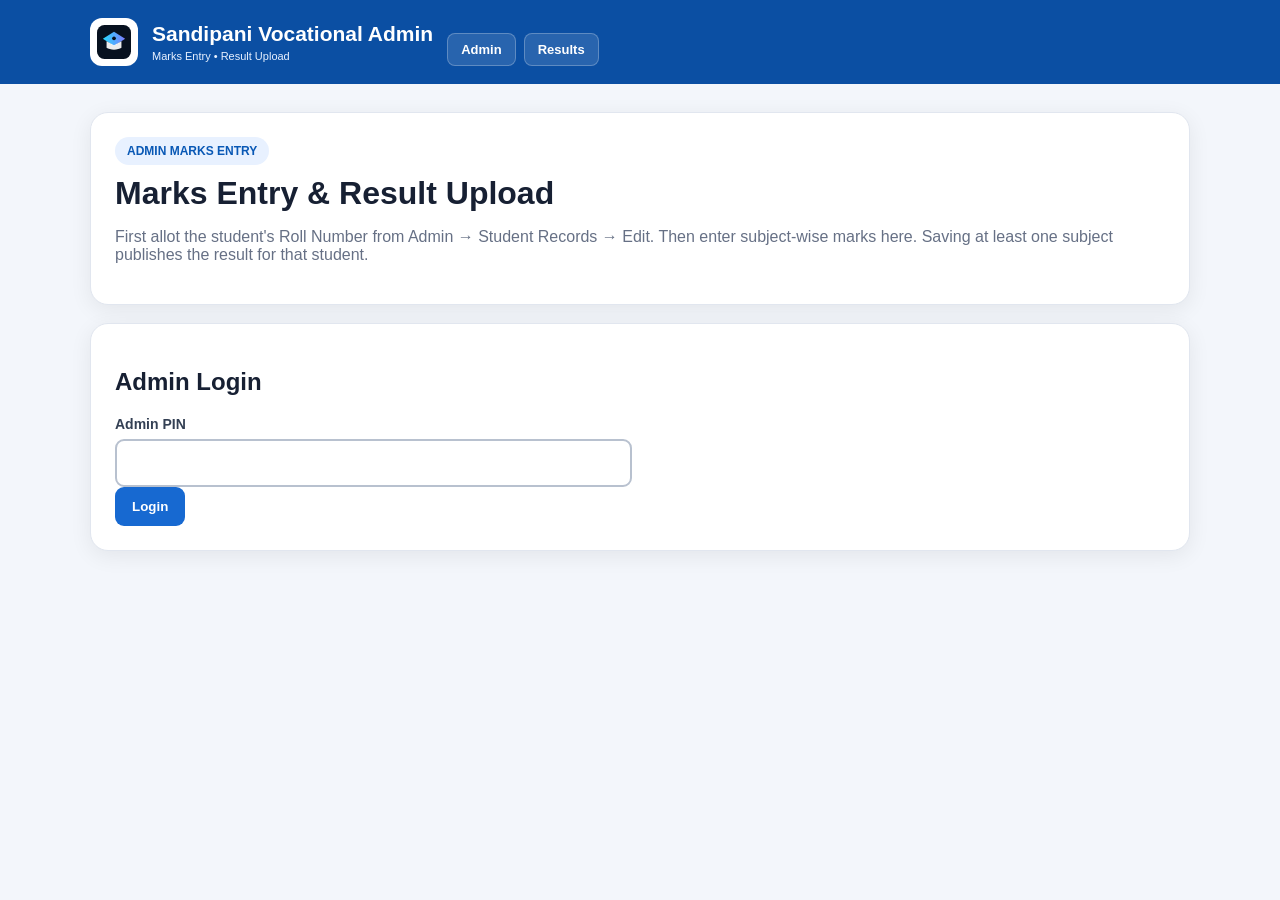
<file: marks-entry.html>
<!doctype html><html lang="en"><head><meta charset="utf-8"><meta name="viewport" content="width=device-width,initial-scale=1"><title>Marks Entry | Sandipani Digital Campus</title><link rel="stylesheet" href="css/style.css"><meta name="description" content="Administrative marks entry and result upload portal for Sandipani Digital Campus.">
<meta name="robots" content="noindex, nofollow">
<link rel="canonical" href="https://pooran-raikwar.github.io/Sandipani-damoh/marks-entry.html">
<meta property="og:type" content="website">
<meta property="og:title" content="Marks Entry | Sandipani Digital Campus">
<meta property="og:description" content="Administrative marks entry and result upload portal for Sandipani Digital Campus.">
<meta property="og:url" content="https://pooran-raikwar.github.io/Sandipani-damoh/marks-entry.html">
<meta property="og:site_name" content="Govt. Sandipani HSS School Damoh">
</head><body><header class="top"><div class="top-inner"><img class="logo" src="images/campus-mark.svg"><div><div class="school-name">Sandipani Vocational Admin</div><div class="school-sub">Marks Entry • Result Upload</div></div><nav class="nav"><a href="admin.html">Admin</a><a href="results.html">Results</a></nav></div></header><main class="main"><div class="container"><div class="card hero"><span class="badge">ADMIN MARKS ENTRY</span><h1>Marks Entry & Result Upload</h1><p>First allot the student's Roll Number from Admin → Student Records → Edit. Then enter subject-wise marks here. Saving at least one subject publishes the result for that student.</p></div><div id="login" class="card"><h2>Admin Login</h2><div class="grid"><div class="field"><label>Admin PIN</label><input id="pin" type="password" inputmode="numeric"></div></div><button class="btn primary" onclick="login()">Login</button><div id="msg" class="message"></div></div><div id="panel" class="hidden"><div class="card"><div class="grid"><div class="field"><label>Class</label><select id="cls" onchange="loadStudents()"><option value="">All Classes</option><option>9th</option><option>10th</option><option>11th</option><option>12th</option></select></div><div class="field"><label>Student</label><select id="student" onchange="loadMarks()"><option value="">Select Student</option></select></div></div></div><div id="studentInfo"></div><div id="marksCard" class="card hidden"><h2>Subject-wise Marks</h2><p id="markRule" class="muted"></p><div class="table-wrap"><table class="admin-table"><thead><tr><th>Subject</th><th>Theory</th><th>Practical</th><th>Max</th><th>Remarks</th><th>Action</th></tr></thead><tbody id="marksRows"></tbody></table></div><button class="btn primary" onclick="saveAll()" style="margin-top:12px">Save / Upload Result</button><div id="marksMsg" class="message"></div></div></div></div></main><script src="js/config.js"></script><script src="js/api.js"></script><script>let pin='',students=[],marks=[];const $=id=>document.getElementById(id);const esc=v=>String(v??'').replace(/[&<>"']/g,m=>({'&':'&amp;','<':'&lt;','>':'&gt;','"':'&quot;',"'":'&#039;'}[m]));function say(t,type='info',id='msg'){const e=$(id);e.textContent=t;e.className='message '+type;e.style.display='block';}async function login(){pin=$('pin').value.trim();try{const r=await API.verifyAdmin(pin);if(!r.valid)return say('Invalid Admin PIN.','error');$('login').classList.add('hidden');$('panel').classList.remove('hidden');await loadStudents();}catch(e){say(e.message,'error');}}async function loadStudents(){try{students=await API.getStudents(pin,{'Class':$('cls').value});$('student').innerHTML='<option value="">Select Student</option>'+students.map(s=>`<option value="${s._row}">${esc(s['Student Name'])} — ${esc(s['Roll Number']||'Roll not allotted')} — ${esc(s.Class)} ${esc(s.Section)}</option>`).join('');$('studentInfo').innerHTML='';$('marksCard').classList.add('hidden');}catch(e){say(e.message,'error');}}async function loadMarks(){const row=$('student').value;if(!row){$('marksCard').classList.add('hidden');return;}const s=students.find(x=>String(x._row)===String(row));$('studentInfo').innerHTML=`<div class="card"><b>${esc(s['Student Name'])}</b> | Class ${esc(s.Class)} | Section ${esc(s.Section)} | Roll: <b>${esc(s['Roll Number']||'Not allotted')}</b> | Medium: ${esc(s.Medium)}</div>`;marks=await API.getMarks(pin,row);updateMarkRule(s);renderRows();$('marksCard').classList.remove('hidden');}function updateMarkRule(s){const is910=['9th','10th'].includes(s.Class);$('markRule').textContent=is910?'Theory: 40 marks | Practical: 60 marks | Maximum: 100':'Theory: 50 marks | Practical: 50 marks | Maximum: 100';}function limits(){const s=students.find(x=>String(x._row)===$('student').value);const is910=s&&['9th','10th'].includes(s.Class);return {theory:is910?40:50,practical:is910?60:50};}function roleForClass(cls){return ['9th','10th'].includes(cls)?'Domestic Data Entry Operator':(['11th','12th'].includes(cls)?'Web Developer':'');}function renderRows(){const lim=limits(),s=students.find(x=>String(x._row)===$('student').value),role=roleForClass(s?.Class),m=marks[0]||{};$('marksRows').innerHTML=`<tr><td><input class="sub" value="${esc(role||m.Subject||'')}" readonly></td><td><input class="theory" type="number" min="0" max="${lim.theory}" value="${esc(m.Theory||'')}"></td><td><input class="practical" type="number" min="0" max="${lim.practical}" value="${esc(m.Practical||'')}"></td><td><input class="max" type="number" value="100" readonly></td><td><input class="remarks" value="${esc(m.Remarks||'')}"></td><td><span class="muted">Auto</span></td></tr>`;}async function saveAll(){const row=$('student').value;if(!row)return say('Select a student first.','error','marksMsg');if(!students.find(x=>String(x._row)===String(row))['Roll Number'])return say('Please allot the Roll Number first from Admin → Student Records → Edit.','error','marksMsg');const trs=[...$('marksRows').querySelectorAll('tr')];try{for(const tr of trs){const s=students.find(x=>String(x._row)===String(row));const subject=roleForClass(s.Class);if(!subject)throw new Error('Unable to determine Job Role from class.');await API.saveMarks(pin,{studentRow:Number(row),Subject:subject,Theory:tr.querySelector('.theory').value,Practical:tr.querySelector('.practical').value,Max:100,Remarks:tr.querySelector('.remarks').value});}say('Marks saved. Result is now published for this student.','success','marksMsg');marks=await API.getMarks(pin,row);updateMarkRule(s);renderRows();}catch(e){say(e.message,'error','marksMsg');}}</script></body></html>
</file>
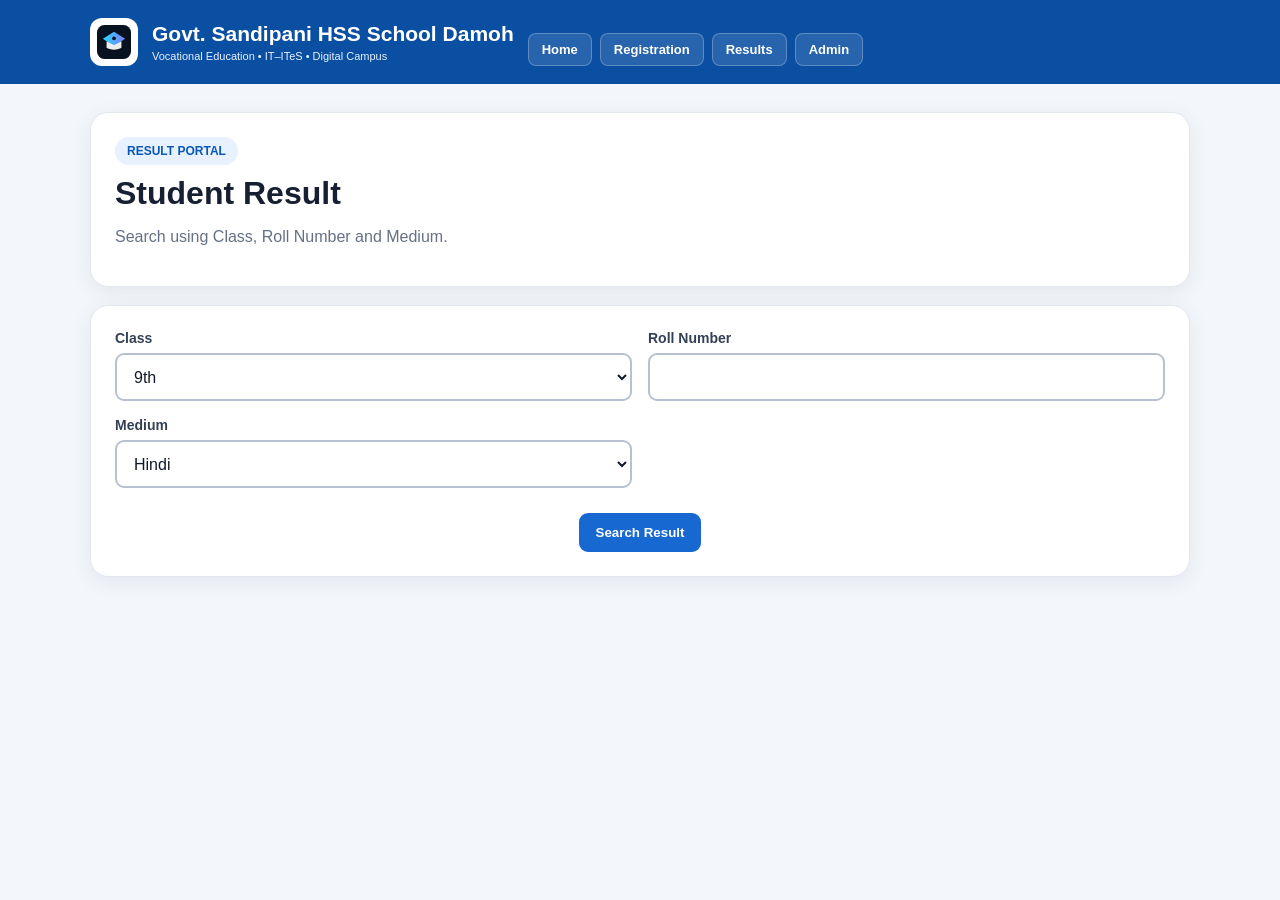
<file: results.html>
<!doctype html><html lang="en"><head><meta charset="utf-8"><meta name="viewport" content="width=device-width,initial-scale=1"><title>Student Results | Sandipani Digital Campus Damoh</title><link rel="stylesheet" href="css/style.css"><meta name="description" content="Check student results for Govt. Sandipani HSS School Damoh using class, roll number and medium.">
<meta name="robots" content="index, follow">
<link rel="canonical" href="https://pooran-raikwar.github.io/Sandipani-damoh/results.html">
<meta property="og:type" content="website">
<meta property="og:title" content="Student Results | Sandipani Digital Campus Damoh">
<meta property="og:description" content="Check student results for Govt. Sandipani HSS School Damoh using class, roll number and medium.">
<meta property="og:url" content="https://pooran-raikwar.github.io/Sandipani-damoh/results.html">
<meta property="og:site_name" content="Govt. Sandipani HSS School Damoh">
</head><body><header class="top"><div class="top-inner"><img class="logo" src="images/campus-mark.svg"><div><div class="school-name" data-school-name></div><div class="school-sub">Vocational Education • IT–ITeS • Digital Campus</div></div><nav class="nav"><a href="index.html">Home</a><a href="student-registration.html">Registration</a><a href="results.html">Results</a><a href="admin.html">Admin</a></nav></div></header><main class="main"><div class="container"><div class="card hero"><span class="badge">RESULT PORTAL</span><h1>Student Result</h1><p>Search using Class, Roll Number and Medium.</p></div><form id="resultForm" class="card"><div class="grid"><div class="field"><label>Class</label><select name="class"><option>9th</option><option>10th</option><option>11th</option><option>12th</option></select></div><div class="field"><label>Roll Number</label><input name="roll" required></div><div class="field"><label>Medium</label><select name="medium"><option>Hindi</option><option>English</option></select></div></div><div class="submit-area"><button class="btn primary">Search Result</button></div></form><div id="resultBox"></div></div></main><script src="js/config.js"></script><script src="js/api.js"></script><script src="js/main.js"></script><script src="js/results.js"></script></body></html>
</file>
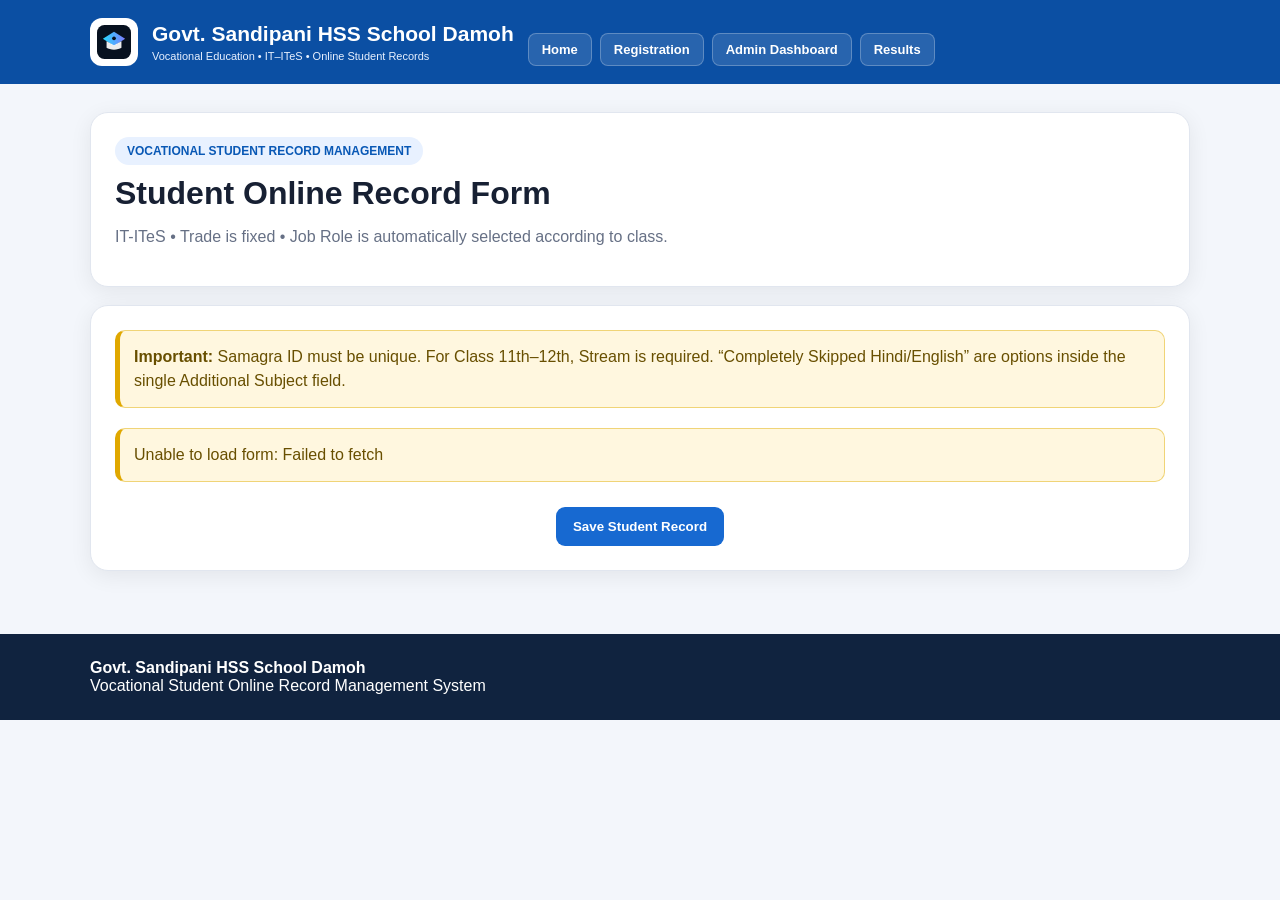
<file: student-registration.html>
<!doctype html><html lang="en"><head><meta charset="utf-8"><meta name="viewport" content="width=device-width,initial-scale=1"><title>Student Registration | Sandipani Damoh</title><link rel="stylesheet" href="css/style.css"><meta name="description" content="Online vocational student registration for Govt. Sandipani HSS School Damoh and IT-ITeS student records.">
<meta name="robots" content="noindex, nofollow">
<link rel="canonical" href="https://pooran-raikwar.github.io/Sandipani-damoh/student-registration.html">
<meta property="og:type" content="website">
<meta property="og:title" content="Student Registration | Sandipani Damoh">
<meta property="og:description" content="Online vocational student registration for Govt. Sandipani HSS School Damoh and IT-ITeS student records.">
<meta property="og:url" content="https://pooran-raikwar.github.io/Sandipani-damoh/student-registration.html">
<meta property="og:site_name" content="Govt. Sandipani HSS School Damoh">
</head><body><header class="top"><div class="top-inner"><img class="logo" src="images/campus-mark.svg"><div><div class="school-name" data-school-name>Govt. Sandipani HSS School Damoh</div><div class="school-sub">Vocational Education • IT–ITeS • Online Student Records</div></div><nav class="nav"><a href="index.html">Home</a><a href="student-registration.html">Registration</a><a href="admin.html">Admin Dashboard</a><a href="results.html">Results</a></nav></div></header><main class="main"><div class="container"><div class="card hero"><span class="badge">VOCATIONAL STUDENT RECORD MANAGEMENT</span><h1>Student Online Record Form</h1><p>IT-ITeS • Trade is fixed • Job Role is automatically selected according to class.</p></div><form id="registrationForm" class="card" novalidate><div class="notice"><b>Important:</b> Samagra ID must be unique. For Class 11th–12th, Stream is required. “Completely Skipped Hindi/English” are options inside the single Additional Subject field.</div><div id="dynamicForm"><div class="loading">Loading form…</div></div><div class="submit-area"><button id="submitBtn" class="btn primary" type="submit">Save Student Record</button></div><div id="message" class="message"></div></form></div></main><footer class="footer"><div class="container"><b>Govt. Sandipani HSS School Damoh</b><br>Vocational Student Online Record Management System</div></footer><script src="js/config.js"></script><script src="js/api.js"></script><script src="js/registration.js"></script></body></html>
</file>
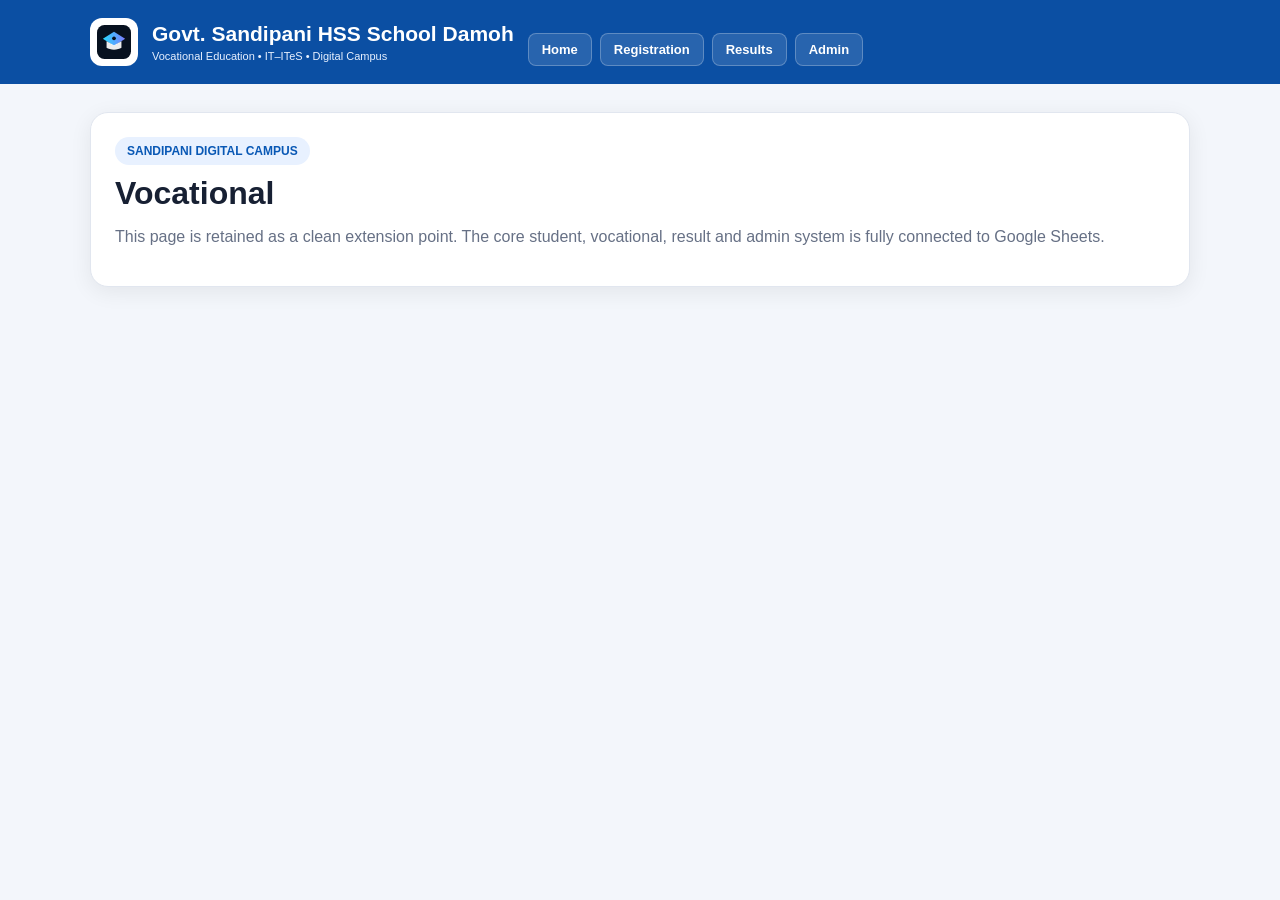
<file: vocational.html>
<!doctype html><html lang="en"><head><meta charset="utf-8"><meta name="viewport" content="width=device-width,initial-scale=1"><title>Vocational Education | Sandipani Damoh</title><link rel="stylesheet" href="css/style.css"><meta name="description" content="Information about vocational IT-ITeS education and Domestic Data Entry Operator learning at Govt. Sandipani HSS School Damoh.">
<meta name="robots" content="index, follow">
<link rel="canonical" href="https://pooran-raikwar.github.io/Sandipani-damoh/vocational.html">
<meta property="og:type" content="website">
<meta property="og:title" content="Vocational Education | Sandipani Damoh">
<meta property="og:description" content="Information about vocational IT-ITeS education and Domestic Data Entry Operator learning at Govt. Sandipani HSS School Damoh.">
<meta property="og:url" content="https://pooran-raikwar.github.io/Sandipani-damoh/vocational.html">
<meta property="og:site_name" content="Govt. Sandipani HSS School Damoh">
</head><body><header class="top"><div class="top-inner"><img class="logo" src="images/campus-mark.svg"><div><div class="school-name">Govt. Sandipani HSS School Damoh</div><div class="school-sub">Vocational Education • IT–ITeS • Digital Campus</div></div><nav class="nav"><a href="index.html">Home</a><a href="student-registration.html">Registration</a><a href="results.html">Results</a><a href="admin.html">Admin</a></nav></div></header><main class="main"><div class="container"><div class="card hero"><span class="badge">SANDIPANI DIGITAL CAMPUS</span><h1>Vocational</h1><p>This page is retained as a clean extension point. The core student, vocational, result and admin system is fully connected to Google Sheets.</p></div></div></main></body></html>
</file>
<file: css/style.css>
*{box-sizing:border-box}body{margin:0;font-family:Inter,Arial,sans-serif;background:#f3f6fb;color:#172033}a{color:inherit}.top{background:#0b4fa3;color:#fff;padding:18px 15px}.top-inner,.container{max-width:1100px;margin:auto}.top-inner{display:flex;align-items:center;gap:14px;flex-wrap:wrap}.logo{width:48px;height:48px;border-radius:12px;background:#fff;padding:7px}.school-name{font-size:21px;font-weight:800}.school-sub{font-size:11px;margin-top:4px;color:#e8f1ff}.nav{display:flex;gap:8px;flex-wrap:wrap;margin-top:14px}.nav a{padding:8px 13px;border-radius:8px;background:rgba(255,255,255,.12);border:1px solid rgba(255,255,255,.25);text-decoration:none;font-weight:700;font-size:13px}.nav a:hover{background:#fff;color:#0b4fa3}.main{padding:28px 12px 45px}.card{background:#fff;border:1px solid #e1e6ef;border-radius:18px;padding:24px;box-shadow:0 5px 22px rgba(0,0,0,.07);margin-bottom:18px}.hero h1{margin:0;font-size:32px}.hero p{color:#667085}.badge{display:inline-block;background:#e8f1ff;color:#0958b5;padding:7px 12px;border-radius:20px;font-size:12px;font-weight:800;margin-bottom:10px}.notice{background:#fff7df;color:#684f00;border:1px solid #f0d477;border-left:5px solid #e0a800;padding:14px;border-radius:10px;line-height:1.5;margin-bottom:20px}.section{margin:22px 0 15px;padding:11px 13px;background:#eef4ff;color:#104f9d;border-left:5px solid #1769d1;border-radius:8px;font-weight:800}.grid{display:grid;grid-template-columns:repeat(2,minmax(0,1fr));gap:16px}.field.full{grid-column:1/-1}.field label{display:block;margin-bottom:7px;font-size:14px;font-weight:700;color:#344054}.req{color:#d92d20}.field input,.field select,.field textarea,input,select,textarea{width:100%;min-height:48px;padding:11px 13px;background:#fff;color:#111827;border:2px solid #b8c1cf;border-radius:9px;font:inherit}.field textarea{min-height:95px}.btn{border:0;border-radius:9px;padding:12px 17px;font-weight:800;cursor:pointer}.primary{background:#1769d1;color:#fff}.secondary{background:#eef4ff;color:#0958b5}.danger{background:#fff0f0;color:#b42318}.btn:disabled{opacity:.6}.submit-area{text-align:center;margin-top:25px}.message{display:none;padding:13px;border-radius:10px;margin:14px 0;font-weight:700}.message.success{display:block;background:#e9f9ef;color:#067647}.message.error{display:block;background:#fff0f0;color:#b42318}.hidden{display:none!important}.footer{padding:25px 12px;background:#10233f;color:#fff}.table-wrap{overflow:auto}.admin-table,table{width:100%;border-collapse:collapse}.admin-table th,.admin-table td,th,td{border-bottom:1px solid #e5e7eb;padding:10px;text-align:left;white-space:nowrap}.admin-table th,th{background:#f8fafc}.toolbar{display:flex;gap:10px;flex-wrap:wrap;margin-bottom:15px}.toolbar>*{max-width:210px}.stats{display:grid;grid-template-columns:repeat(4,1fr);gap:12px}.stat{background:#fff;border:1px solid #e1e6ef;border-radius:14px;padding:18px}.stat b{display:block;font-size:26px}.tabs{display:flex;gap:7px;flex-wrap:wrap;margin-bottom:15px}.tab{padding:10px 14px;border:1px solid #ccd5e1;background:#fff;border-radius:8px;cursor:pointer;font-weight:700}.tab.active{background:#1769d1;color:#fff}.builder-row{display:grid;grid-template-columns:1.2fr .9fr 1.5fr .8fr 1fr 1fr .6fr auto;gap:7px;padding:9px 0;border-bottom:1px solid #e5e7eb;align-items:center}.builder-row input,.builder-row select{min-height:40px;padding:8px;font-size:13px}.mini{padding:7px 9px;border:0;border-radius:7px;background:#eef4ff;color:#0958b5;cursor:pointer}.mini.danger{background:#fff0f0;color:#b42318}.result-card h2{margin-top:0}.summary{margin-top:15px;padding:15px;background:#eef4ff;border-radius:10px}.setup{font-size:14px;line-height:1.6}
@media(max-width:800px){.grid{grid-template-columns:1fr}.stats{grid-template-columns:repeat(2,1fr)}.builder-row{grid-template-columns:1fr 1fr}.hero h1{font-size:26px}}
@media(max-width:500px){.stats{grid-template-columns:1fr 1fr}.card{padding:17px}}
.locked{background:#f2f4f7!important;color:#475467!important;font-weight:700}.loading{text-align:center;padding:25px;color:#667085}.edit-grid .field{min-width:0}
@media(max-width:650px){.top-inner{align-items:flex-start}.school-name{font-size:18px}.nav{width:100%}.nav a{flex:1;text-align:center}.card{border-radius:14px}.toolbar>*{max-width:none;flex:1;min-width:140px}.btn{min-height:46px}.field input,.field select,.field textarea{min-height:50px}.admin-table th,.admin-table td{padding:8px 7px}}
</file>
<file: css/about-safe.css>
/* ABOUT PAGE ONLY — scoped to About so other pages remain unchanged */
.about-page{--ink:#101322;--muted:#687086;--purple:#7957ff;--cyan:#19c9d8;--orange:#ff8b3d;--line:#e8e9f1;background:#fafbff;color:var(--ink);overflow:hidden}
.about-page *{box-sizing:border-box}

/* ---------- HERO ---------- */
.about-page .about-hero{position:relative;min-height:650px;display:grid;grid-template-columns:minmax(0,1.08fr) minmax(330px,.92fr);align-items:center;gap:52px;padding:70px clamp(24px,6vw,90px) 60px;background:radial-gradient(circle at 82% 18%,rgba(121,87,255,.16),transparent 27%),radial-gradient(circle at 12% 78%,rgba(25,201,216,.12),transparent 24%),linear-gradient(135deg,#fff 0%,#f7f7ff 100%)}
.about-page .hero-copy{position:relative;z-index:2;max-width:720px;min-width:0}
.about-page .kicker,.about-page .section-label,.about-page .eyebrow{font-weight:800;letter-spacing:.14em;font-size:11px;color:#6c6885}
.about-page .hero-copy h1{font-size:clamp(40px,5.2vw,74px);line-height:1.02;letter-spacing:-.045em;margin:17px 0 23px;font-weight:900;max-width:760px}
.about-page .hero-copy h1 span{background:linear-gradient(90deg,#7050f7,#c34cf0);-webkit-background-clip:text;background-clip:text;color:transparent}
.about-page .hero-copy h1 em{font-style:normal;text-decoration:underline;text-decoration-color:#20cbd6;text-decoration-thickness:6px;text-underline-offset:8px}
.about-page .hero-text{max-width:620px;color:var(--muted);font-size:16px;line-height:1.8;margin:0}
.about-page .word-art{display:flex;align-items:center;flex-wrap:wrap;gap:10px 13px;margin-top:28px;font-size:clamp(13px,1.55vw,19px);font-weight:1000;letter-spacing:.12em}
.about-page .word-art span:nth-of-type(1){color:#7357ff}.about-page .word-art span:nth-of-type(2){color:#13bfcf}.about-page .word-art span:nth-of-type(3){color:#f47e3a}.about-page .word-art b{font-size:18px;color:#c6c7d3}

/* ---------- PROFESSIONAL PROFILE CARD ---------- */
.about-page .profile-stage{position:relative;display:flex;justify-content:center;align-items:center;min-height:500px;padding:18px 15px 48px}
.about-page .profile-frame{width:min(370px,100%);padding:12px;background:#fff;border:1px solid #e7e7ef;border-radius:26px;box-shadow:0 24px 65px rgba(36,30,83,.14);position:relative;z-index:2;transform:none}
.about-page .profile-card-top{display:flex;justify-content:space-between;align-items:center;padding:5px 7px 11px;color:#7a7890;font-size:9px;font-weight:900;letter-spacing:.14em}
.about-page .profile-photo-wrap{height:auto;aspect-ratio:4/4.55;border-radius:18px;overflow:hidden;background:linear-gradient(145deg,#17182c,#6954e8);position:relative}
.about-page .profile-photo-wrap img{width:100%;height:100%;object-fit:cover;object-position:center top;display:block}
.about-page .photo-fallback{width:100%;height:100%;place-items:center;font-size:85px;font-weight:1000;color:white;background:linear-gradient(135deg,#7957ff,#18cbd7);display:grid}
.about-page .photo-edit{position:absolute;right:12px;bottom:12px;left:auto;padding:9px 12px;border-radius:10px;background:rgba(10,12,25,.80);color:#fff;font-size:11px;font-weight:800;cursor:pointer;backdrop-filter:blur(10px)}
.about-page .profile-name{padding:15px 8px 9px;position:relative;z-index:6;background:#fff}.about-page .profile-name small{display:block;font-size:8px;line-height:1.35;letter-spacing:.16em;font-weight:900;color:#7a7890;margin-bottom:5px}.about-page .profile-name h2{font-size:29px;line-height:1.15;margin:0 0 6px;letter-spacing:-.025em;color:#101322;position:relative;z-index:7;white-space:nowrap}.about-page .profile-name p{margin:0;color:#777b8e;font-size:12px;line-height:1.5}
.about-page .profile-card-bottom{display:flex;gap:7px 7px;flex-wrap:wrap;padding:10px 6px 4px;border-top:1px solid #ececf2}.about-page .profile-card-bottom span{font-size:8px;font-weight:900;letter-spacing:.06em;line-height:1.2;color:#5f6376;background:#f6f6fb;border-radius:7px;padding:6px 8px;white-space:nowrap}
.about-page .floating-chip{position:absolute;z-index:4;padding:10px 13px;border-radius:12px;background:#fff;box-shadow:0 14px 32px rgba(38,30,82,.13);font-weight:900;font-size:11px}
.about-page .chip-one{top:45px;left:2%;color:#6f51ed;transform:rotate(-5deg)}.about-page .chip-two{right:-2%;bottom:105px;color:#0eaebd;transform:rotate(5deg)}.about-page .chip-three{left:auto;right:2%;bottom:4px;color:#e66f31;transform:rotate(-4deg)}
.about-page .hero-orbit{position:absolute;border:1px solid rgba(121,87,255,.11);border-radius:50%;pointer-events:none}.about-page .orbit-a{width:480px;height:480px;right:-240px;top:-190px}.about-page .orbit-b{width:280px;height:280px;left:-160px;bottom:-160px}

/* ---------- EXPERIENCE STRIP ---------- */
.about-page .experience-strip{display:grid;grid-template-columns:repeat(4,1fr);margin:0 clamp(15px,6vw,90px);border:1px solid var(--line);background:#fff;border-radius:20px;box-shadow:0 18px 55px rgba(38,30,82,.07);position:relative;z-index:5}
.about-page .experience-strip div{padding:23px 24px;display:flex;align-items:center;gap:14px;border-right:1px solid var(--line)}.about-page .experience-strip div:last-child{border:0}.about-page .experience-strip strong{font-size:25px;color:#7558ef}.about-page .experience-strip span{font-size:12px;line-height:1.45;font-weight:800;color:#565a6e}

/* ---------- CONTENT ---------- */
.about-page .content-section{padding:92px clamp(20px,8vw,120px)}
.about-page .two-col{display:grid;grid-template-columns:minmax(0,1fr) minmax(0,1fr);gap:65px;margin-top:25px}.about-page h2{font-size:clamp(36px,4.4vw,60px);line-height:1.04;letter-spacing:-.045em;margin:0;font-weight:900}.about-page h2 span,.about-page .closing h2 span{color:#7357f2}.about-page .lead{font-size:20px;line-height:1.6;font-weight:700;margin:0 0 17px}.about-page .two-col p:not(.lead){color:var(--muted);line-height:1.85;font-size:16px;margin:0 0 14px}.about-page .two-col strong{color:#26283a}

.about-page .experience-cards{background:#101322;color:white}.about-page .experience-cards .section-label{color:#a9acc1}.about-page .cards-grid{display:grid;grid-template-columns:repeat(3,minmax(0,1fr));gap:20px;margin-top:35px}.about-page .experience-card{min-height:360px;border-radius:25px;padding:27px;position:relative;overflow:hidden;background:#191b2d;border:1px solid rgba(255,255,255,.08)}.about-page .experience-card:after{content:"";position:absolute;width:170px;height:170px;border-radius:50%;right:-65px;top:-65px;background:var(--glow);filter:blur(1px);opacity:.28}.about-page .accent-purple{--glow:#7957ff}.about-page .accent-cyan{--glow:#16c9d8}.about-page .accent-orange{--glow:#ff8b3d}.about-page .card-number{position:absolute;right:24px;top:22px;color:#7f8297;font-size:12px;font-weight:900}.about-page .icon{font-size:28px;margin:52px 0 23px;color:#fff}.about-page .experience-card .eyebrow{color:#9fa3b9}.about-page .experience-card h3{font-size:25px;line-height:1.18;margin:10px 0}.about-page .experience-card p:not(.eyebrow){color:#b9bccb;line-height:1.72;margin-bottom:0}.about-page .card-word{position:absolute;bottom:-6px;left:24px;font-size:47px;font-weight:1000;letter-spacing:-.06em;color:rgba(255,255,255,.055)}

.about-page .education{background:#fff}.about-page .edu-head{display:grid;grid-template-columns:minmax(0,1fr) minmax(0,1fr);gap:50px;margin-top:25px;align-items:end}.about-page .edu-head p{color:var(--muted);line-height:1.8;margin:0}.about-page .edu-timeline{margin-top:50px;border-top:1px solid var(--line)}.about-page .edu-item{display:grid;grid-template-columns:90px 1fr;gap:28px;padding:22px 0;border-bottom:1px solid var(--line);align-items:center}.about-page .edu-item>span{font-weight:1000;color:#7658f3}.about-page .edu-item b{display:block;font-size:20px}.about-page .edu-item small{display:block;color:var(--muted);margin-top:5px;line-height:1.5}

.about-page .skills{background:#f4f3ff}.about-page .skill-cloud{display:flex;flex-wrap:wrap;gap:11px;margin:35px 0}.about-page .skill-cloud span{padding:13px 19px;border-radius:999px;background:#fff;font-weight:900;box-shadow:0 8px 25px rgba(50,42,110,.08);transition:.25s}.about-page .skill-cloud span:nth-child(3n+1){color:#7053ed}.about-page .skill-cloud span:nth-child(3n+2){color:#0caebd}.about-page .skill-cloud span:nth-child(3n){color:#e87531}.about-page .skill-cloud span:hover{transform:translateY(-4px) rotate(-2deg)}.about-page .project-row{display:grid;grid-template-columns:repeat(2,minmax(0,1fr));gap:18px}.about-page .project-row>div{padding:26px;background:#fff;border-radius:19px}.about-page .project-row small{font-size:10px;font-weight:900;letter-spacing:.16em;color:#77798e}.about-page .project-row h3{margin:9px 0 4px;font-size:21px}.about-page .project-row p{margin:0;color:var(--muted)}

.about-page .closing{display:grid;grid-template-columns:minmax(0,1fr) minmax(0,1fr);gap:55px;align-items:center;padding:90px clamp(20px,8vw,120px);background:#101322;color:#fff}.about-page .closing-art{font-size:clamp(48px,7vw,96px);line-height:.78;letter-spacing:-.07em;font-weight:1000;color:#fff}.about-page .closing-art span{color:#7658f2}.about-page .closing-copy h2{font-size:clamp(34px,4.3vw,58px);margin:14px 0;line-height:1.05}.about-page .closing-copy>p:last-child{color:#adb0c0;line-height:1.8}.about-page .closing .kicker{color:#85899e}

/* ---------- ABOUT NAVIGATION: responsive without changing other pages ---------- */
.site-header .nav-wrap{display:flex;align-items:center;justify-content:space-between;gap:18px}
.site-header .about-nav{display:flex;align-items:center;justify-content:flex-end;gap:5px;flex-wrap:wrap;min-width:0}
.site-header .about-nav a{display:inline-flex;align-items:center;justify-content:center;padding:9px 11px;border-radius:999px;text-decoration:none;white-space:nowrap;font-size:13px}
.site-header .about-nav a:hover,.site-header .about-nav a.active{background:rgba(121,87,255,.10)}

@media(max-width:1050px){
  .about-page .about-hero{grid-template-columns:minmax(0,1fr) minmax(300px,.78fr);gap:30px;padding-left:32px;padding-right:32px}
  .about-page .profile-frame{width:min(345px,100%)}
  .about-page .profile-stage{min-height:450px}
  .site-header .nav-wrap{align-items:flex-start}
  .site-header .about-nav{overflow-x:auto;flex-wrap:nowrap;justify-content:flex-start;max-width:58vw;white-space:nowrap;padding-bottom:4px;scrollbar-width:thin}
  .site-header .about-nav a{flex:0 0 auto;font-size:12px}
}

@media(max-width:820px){
  .about-page .about-hero{grid-template-columns:1fr;gap:30px;padding:50px 24px 55px;text-align:center}
  .about-page .hero-copy{margin:auto}
  .about-page .hero-text{margin-left:auto;margin-right:auto}
  .about-page .word-art{justify-content:center}
  .about-page .profile-stage{min-height:0;padding:8px 0 55px}
  .about-page .profile-frame{width:min(350px,94vw)}
  .about-page .floating-chip{display:none}
  .about-page .two-col,.about-page .edu-head,.about-page .closing{grid-template-columns:1fr;gap:32px}
  .about-page .cards-grid{grid-template-columns:1fr}
  .about-page .experience-card{min-height:315px}
  .about-page .experience-strip{grid-template-columns:1fr 1fr}
  .about-page .experience-strip div:nth-child(2){border-right:0}
  .about-page .experience-strip div{border-bottom:1px solid var(--line)}
  .about-page .experience-strip div:nth-last-child(-n+2){border-bottom:0}
}

@media(max-width:600px){
  .about-page .about-hero{padding:38px 16px 45px}
  .about-page .hero-copy h1{font-size:clamp(34px,10vw,48px);line-height:1.04;margin-top:14px}
  .about-page .hero-copy h1 em{text-decoration-thickness:4px;text-underline-offset:5px}
  .about-page .hero-text{font-size:15px;line-height:1.7}
  .about-page .word-art{gap:7px;font-size:11px;letter-spacing:.1em;margin-top:23px}
  .about-page .word-art b{font-size:14px}
  .about-page .profile-stage{padding-top:0}
  .about-page .profile-frame{width:min(320px,92vw);padding:9px;border-radius:21px}
  .about-page .profile-card-top{padding:4px 6px 8px;font-size:8px}
  .about-page .profile-photo-wrap{border-radius:15px;aspect-ratio:4/4.45}
  .about-page .profile-name{padding:12px 6px 8px}.about-page .profile-name h2{font-size:24px;line-height:1.18}.about-page .profile-name p{font-size:11px}
  .about-page .profile-card-bottom{padding:8px 5px 3px;gap:6px}.about-page .profile-card-bottom span{font-size:7px;padding:5px 7px;line-height:1.2}
  .about-page .photo-edit{right:9px;bottom:9px;padding:8px 10px;font-size:10px}
  .about-page .experience-strip{margin:0 12px;border-radius:16px}
  .about-page .experience-strip div{padding:17px 12px;gap:10px}.about-page .experience-strip strong{font-size:20px}.about-page .experience-strip span{font-size:10px}
  .about-page .content-section{padding:70px 18px}
  .about-page h2{font-size:clamp(34px,9.5vw,48px)}
  .about-page .lead{font-size:18px}.about-page .two-col p:not(.lead){font-size:15px;line-height:1.75}
  .about-page .experience-card{min-height:300px;padding:23px;border-radius:20px}.about-page .experience-card h3{font-size:23px}.about-page .card-word{font-size:42px}
  .about-page .edu-item{grid-template-columns:58px 1fr;gap:14px;padding:19px 0}.about-page .edu-item b{font-size:18px}.about-page .edu-item small{font-size:12px}
  .about-page .project-row{grid-template-columns:1fr}.about-page .closing{padding:70px 18px}.about-page .closing-art{font-size:58px}

  .site-header .nav-wrap{display:block;padding-left:14px;padding-right:14px}
  .site-header .about-nav{max-width:100%;width:100%;margin-top:9px;gap:4px;padding-bottom:5px}
  .site-header .about-nav a{font-size:11px;padding:8px 10px}
}
</file>
<file: css/gallery.css>
/* Gallery-only styles: intentionally scoped to .gallery-page and .gallery-manager */
.gallery-page .gallery-hero{position:relative;overflow:hidden;background:linear-gradient(135deg,#0b4fa3,#1769d1 55%,#4f8fe8);color:#fff;border-radius:24px;padding:42px 30px;margin-bottom:20px;box-shadow:0 12px 35px rgba(11,79,163,.22)}
.gallery-page .gallery-hero h1{font-size:44px;margin:6px 0}.gallery-page .gallery-hero h1 span{color:#dff2ff}.gallery-page .gallery-hero p{max-width:720px;line-height:1.7;color:#eef7ff}.gallery-stats{display:flex;gap:12px;flex-wrap:wrap;margin-top:24px}.gallery-stats div{background:rgba(255,255,255,.13);border:1px solid rgba(255,255,255,.25);border-radius:14px;padding:12px 18px;min-width:130px}.gallery-stats b{display:block;font-size:20px}.gallery-stats small{opacity:.9}.gallery-tabs{display:flex;gap:8px;flex-wrap:wrap;margin:18px 0}.gallery-tab{border:1px solid #ccd5e1;background:#fff;border-radius:999px;padding:10px 15px;cursor:pointer;font-weight:800;color:#344054}.gallery-tab.active{background:#1769d1;color:#fff;border-color:#1769d1}.photo-section{margin:24px 0}.section-heading{display:flex;justify-content:space-between;gap:12px;align-items:end;margin-bottom:12px}.section-heading h2{margin:3px 0;font-size:25px}.section-heading p{margin:0;color:#667085}.eyebrow{font-size:11px;letter-spacing:.12em;font-weight:900;color:#1769d1}.photo-grid{display:grid;grid-template-columns:repeat(3,1fr);gap:14px}.photo-card{margin:0;background:#fff;border:1px solid #e1e6ef;border-radius:16px;overflow:hidden;box-shadow:0 5px 20px rgba(0,0,0,.06);cursor:pointer}.photo-card img{width:100%;height:220px;display:block;object-fit:cover;transition:transform .25s}.photo-card:hover img{transform:scale(1.04)}.photo-card figcaption{padding:12px 14px;font-weight:800}.gallery-loading{padding:30px;text-align:center;background:#fff;border:1px solid #e1e6ef;border-radius:16px}.upload-panel{display:flex;justify-content:space-between;align-items:center;gap:18px;background:#fff;border:1px solid #e1e6ef;border-radius:18px;padding:20px;margin-top:28px}.upload-panel h2{margin:5px 0}.upload-panel p{margin:0;color:#667085}.lightbox{position:fixed;inset:0;background:rgba(0,0,0,.82);display:none;align-items:center;justify-content:center;z-index:9999;padding:25px}.lightbox.show{display:flex}.lightbox img{max-width:min(100%,1000px);max-height:85vh;object-fit:contain;border-radius:12px}.lightbox-close{position:absolute;right:20px;top:14px;border:0;background:#fff;color:#111;font-size:30px;width:46px;height:46px;border-radius:50%;cursor:pointer}.lightbox div:last-child{position:absolute;bottom:18px;color:#fff;font-weight:700}.gallery-manager .manager-head{display:flex;justify-content:space-between;align-items:center;gap:15px}.manager-grid{display:grid;grid-template-columns:repeat(2,minmax(0,1fr));gap:16px}.manager-preview{width:100%;max-height:230px;object-fit:cover;border-radius:12px;border:1px solid #e1e6ef}.manager-list{display:grid;grid-template-columns:repeat(3,1fr);gap:14px}.manager-card{background:#fff;border:1px solid #e1e6ef;border-radius:14px;overflow:hidden}.manager-card img{width:100%;height:170px;object-fit:cover;display:block}.manager-card .body{padding:11px}.manager-card small{color:#667085}.manager-card .body .btn{margin-top:8px}.manager-login{max-width:500px;margin:auto}.manager-status{margin-top:10px}.hidden-gallery{display:none!important}@media(max-width:800px){.photo-grid,.manager-list{grid-template-columns:repeat(2,1fr)}.manager-grid{grid-template-columns:1fr}.gallery-page .gallery-hero h1{font-size:34px}.upload-panel{flex-direction:column;align-items:flex-start}}@media(max-width:520px){.photo-grid,.manager-list{grid-template-columns:1fr}.gallery-page .gallery-hero{padding:30px 20px}.gallery-page .gallery-hero h1{font-size:30px}.gallery-tab{width:100%}.upload-panel .btn{width:100%}}
</file>
